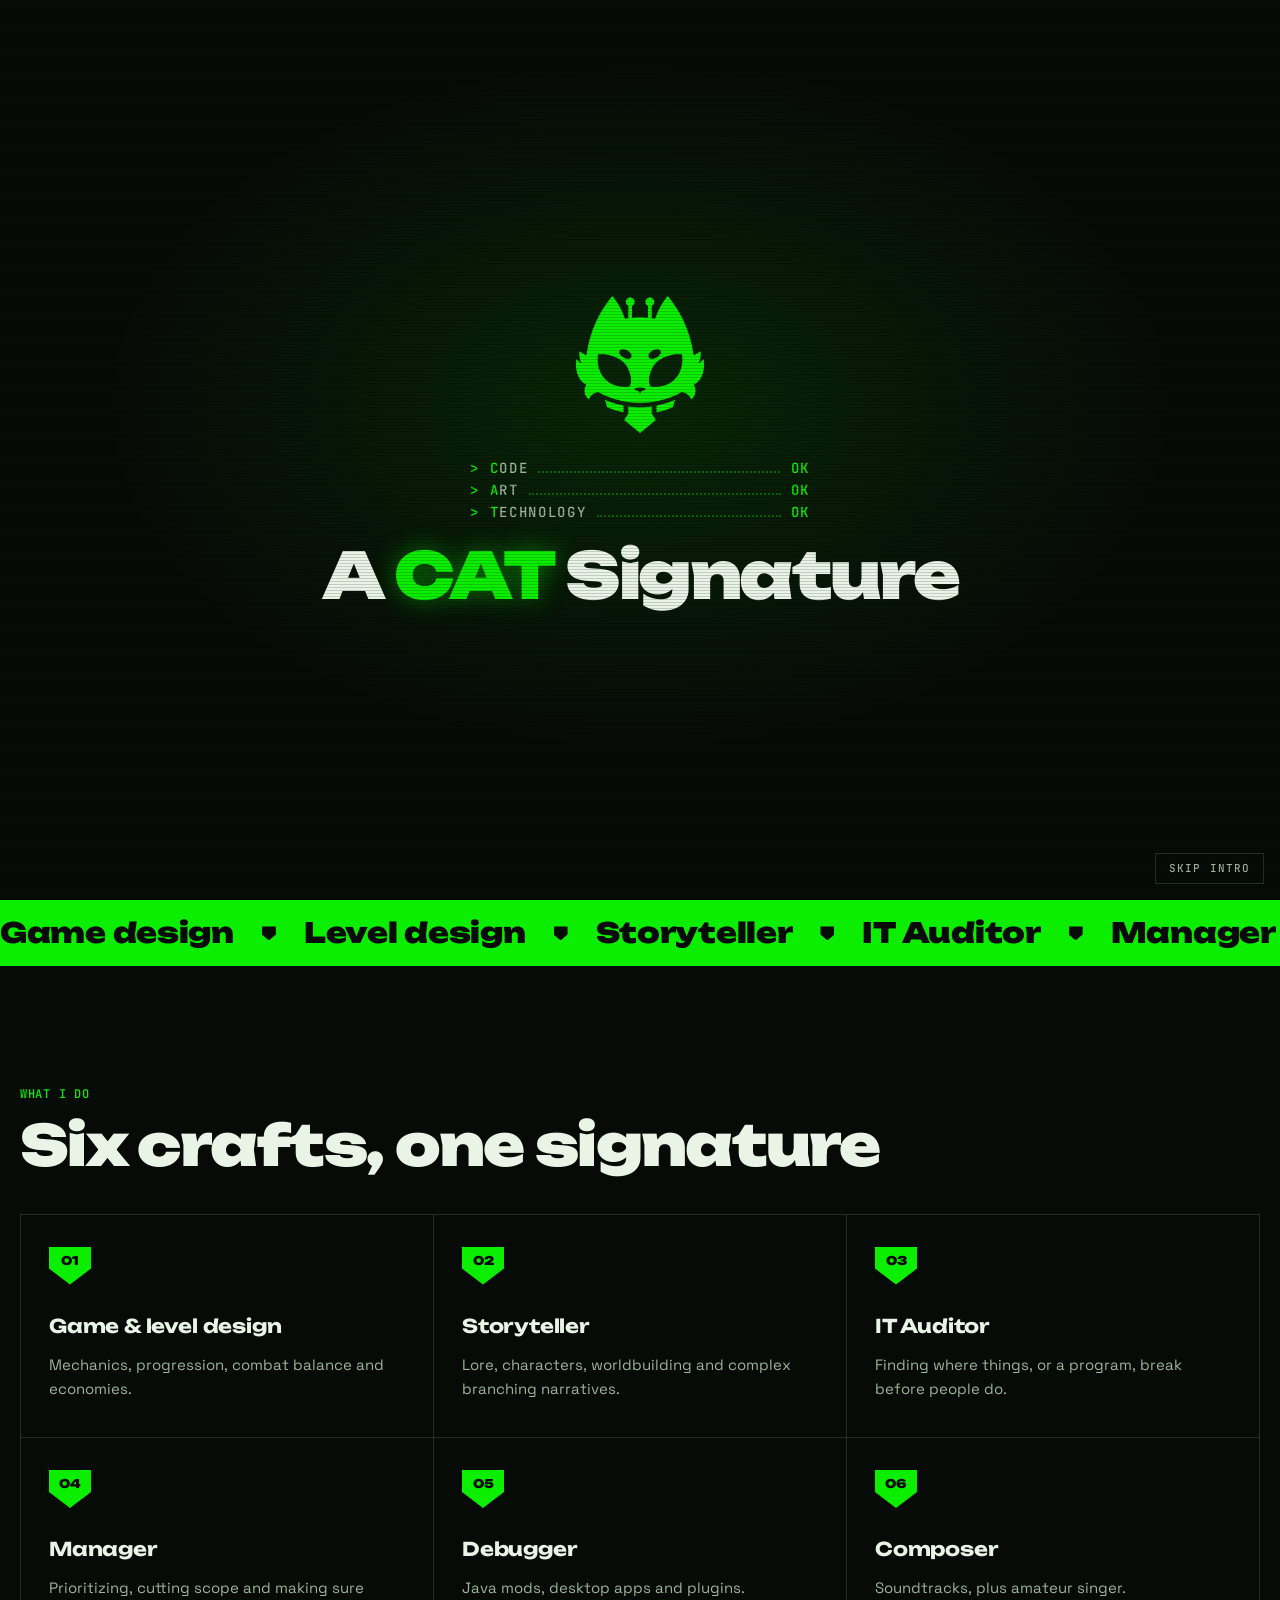
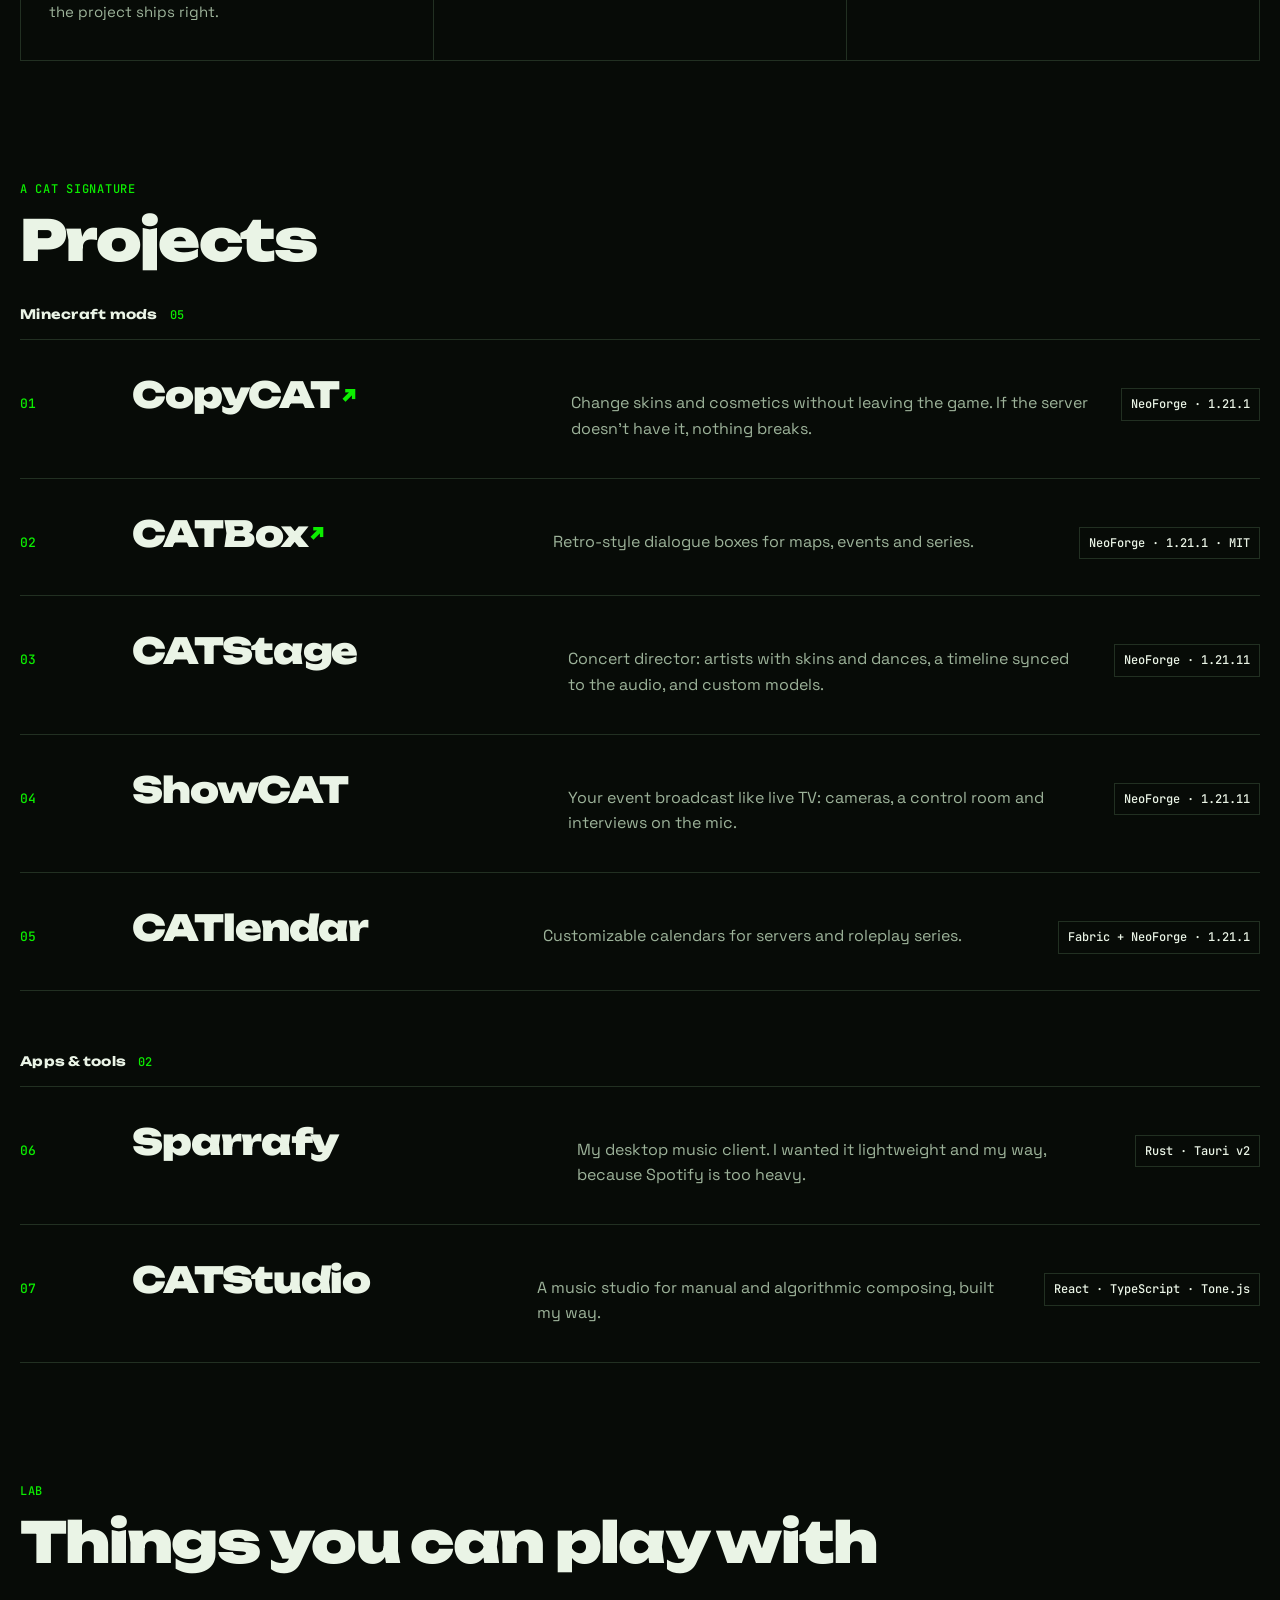
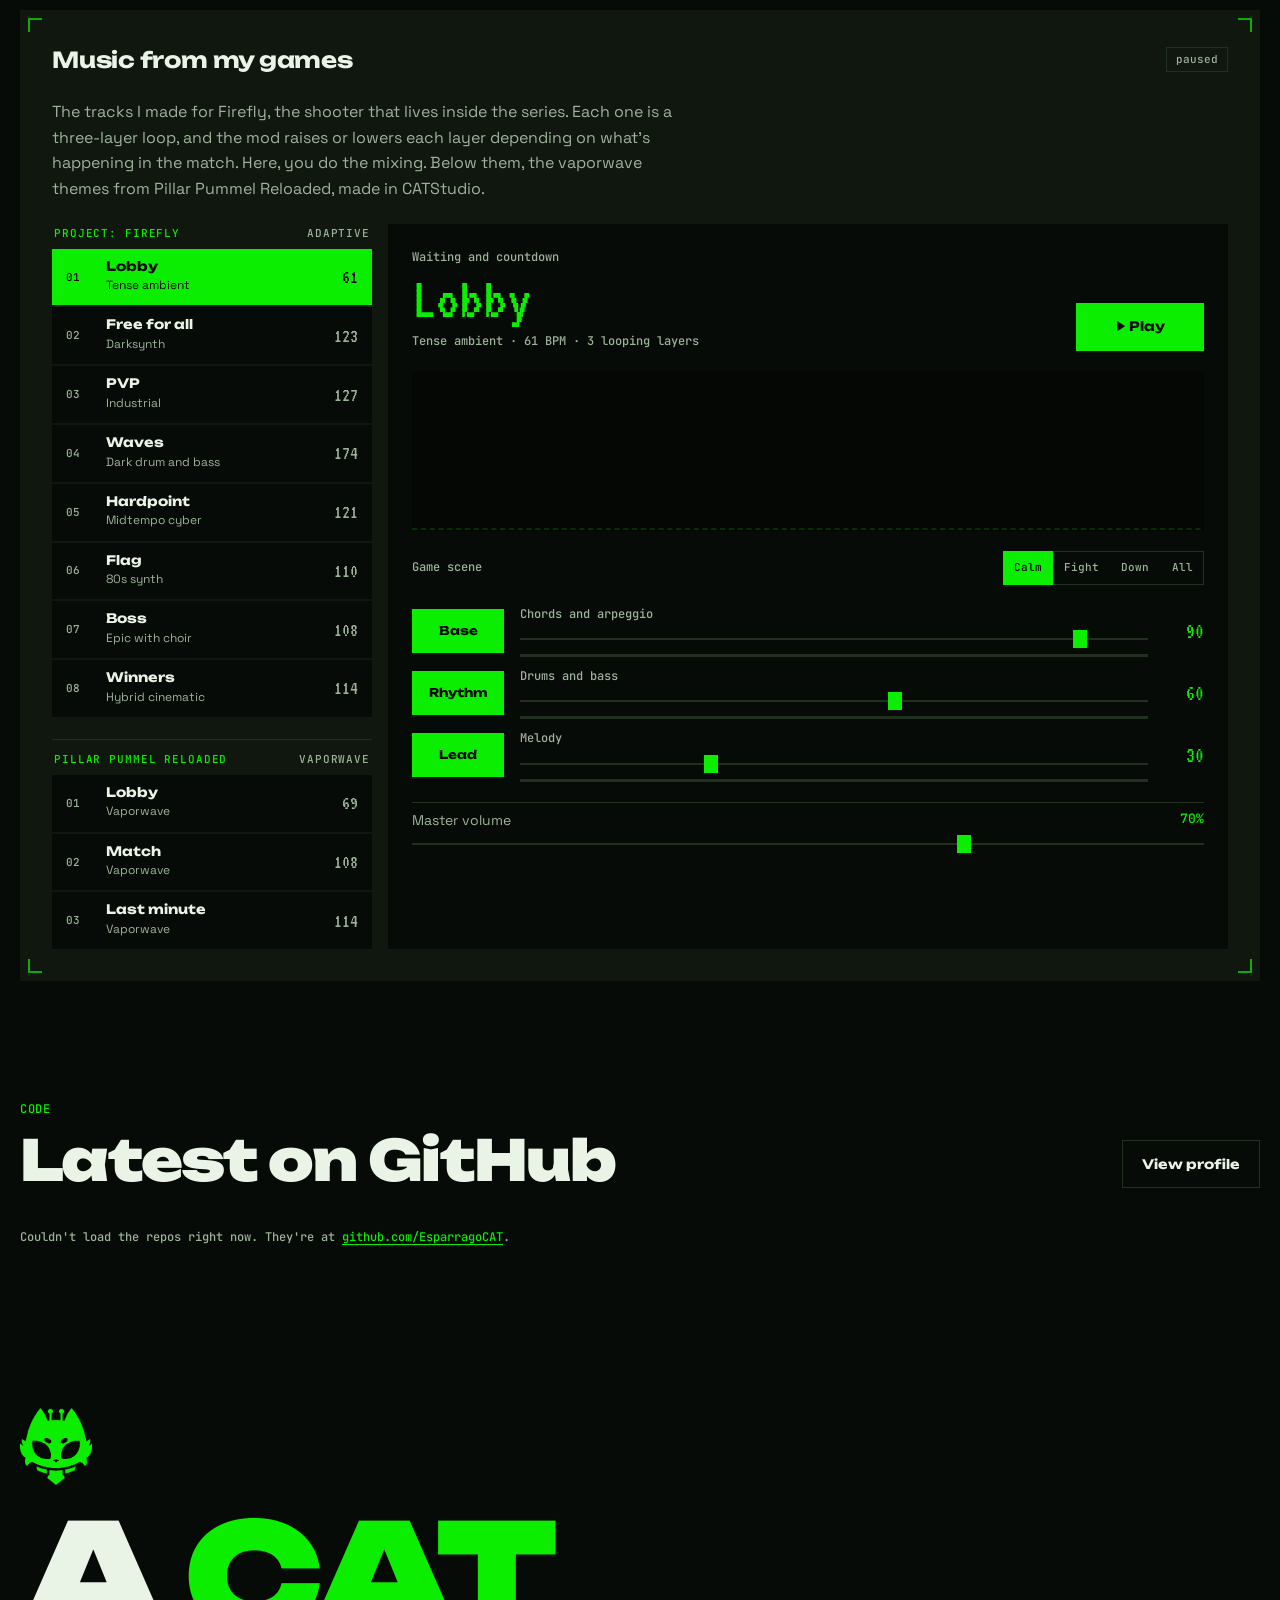
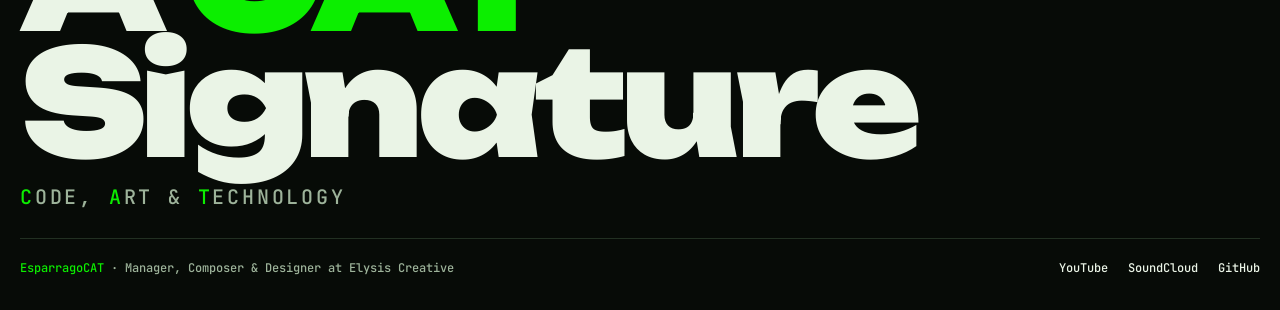
<file: index.html>
<!DOCTYPE html>
<html lang="en" class="crt-scan">
<head>
  <meta charset="UTF-8">
  <meta name="viewport" content="width=device-width, initial-scale=1.0, viewport-fit=cover">
  <title>EsparragoCAT</title>
  <meta name="description" content="Esparrago builds mods, creates worlds, and fixes what's broken. A CAT Signature." data-es-content="Esparrago hace mods, crea mundos y arregla lo que se rompe. A CAT Signature.">
  <meta name="theme-color" content="#070b07">
  <meta property="og:title" content="EsparragoCAT">
  <meta property="og:description" content="I build mods, create worlds, and fix what's broken. A CAT Signature.">
  <meta property="og:type" content="website">
  <meta property="og:url" content="https://esparragocat.github.io/Portafolio/">
  <meta property="og:site_name" content="EsparragoCAT">
  <meta property="og:image" content="https://esparragocat.github.io/Portafolio/assets/img/og.jpg">
  <meta property="og:image:type" content="image/jpeg">
  <meta property="og:image:width" content="1200">
  <meta property="og:image:height" content="630">
  <meta property="og:image:alt" content="EsparragoCAT: I build mods, create worlds, and fix what's broken. Next to it, Orion in green.">
  <meta name="twitter:card" content="summary_large_image">
  <meta name="twitter:title" content="EsparragoCAT">
  <meta name="twitter:description" content="I build mods, create worlds, and fix what's broken. A CAT Signature.">
  <meta name="twitter:image" content="https://esparragocat.github.io/Portafolio/assets/img/og.jpg">
  <link rel="icon" href="assets/img/favicon.ico" sizes="48x48">
  <link rel="icon" href="assets/img/favicon-64.png" type="image/png" sizes="64x64">
  <link rel="apple-touch-icon" href="assets/img/apple-touch-icon.png">
  <link rel="manifest" href="site.webmanifest">

  <link rel="preconnect" href="https://fonts.googleapis.com">
  <link rel="preconnect" href="https://fonts.gstatic.com" crossorigin>
  <link href="https://fonts.googleapis.com/css2?family=Unbounded:wght@500;700;900&family=Space+Grotesk:wght@400;500;600&family=JetBrains+Mono:wght@500&family=VT323&display=swap" rel="stylesheet">
  <link rel="stylesheet" href="css/site.css?v=5">
  <script>
    document.documentElement.classList.add('js');
    try { var m = localStorage.getItem('crt'); if (m) document.documentElement.className = document.documentElement.className.replace('crt-scan', 'crt-' + m); } catch (e) {}
    try { if (localStorage.getItem('lang') === 'es') document.documentElement.lang = 'es'; } catch (e) {}
    // intro: una vez por visita y nunca con movimiento reducido
    try { if (!sessionStorage.getItem('intro') && !matchMedia('(prefers-reduced-motion: reduce)').matches) { document.documentElement.classList.add('intro'); setTimeout(function () { document.documentElement.classList.remove('intro'); }, 6000); } } catch (e) {}
  </script>
</head>
<body>
  <div id="intro">
    <div class="in-pantalla" aria-hidden="true">
      <span class="cat in-logo"></span>
      <ol class="in-boot">
        <li><span><b>C</b>ode</span><i></i></li>
        <li><span><b>A</b>rt</span><i></i></li>
        <li><span><b>T</b>echnology</span><i></i></li>
      </ol>
      <p class="in-firma">A <span>CAT</span> Signature</p>
    </div>
    <button class="in-saltar" type="button" data-es="Saltar intro">Skip intro</button>
  </div>
  <a class="skip" href="#main" data-es="Saltar al contenido">Skip to content</a>
  <div id="crt-layers" aria-hidden="true"><div class="l-scan"></div><div class="l-vig"></div></div>

  <header class="top">
    <a class="marca" href="#inicio" aria-label="CAT, back to top" data-es-aria-label="CAT, ir al inicio"><span class="cat" aria-hidden="true"></span>CAT</a>
    <nav class="menu" aria-label="Sections" data-es-aria-label="Secciones">
      <a href="#roles">Roles</a>
      <a href="#proyectos" data-es="Proyectos">Projects</a>
      <a href="#laboratorio" data-es="Laboratorio">Lab</a>
      <a href="#github">GitHub</a>
    </nav>
    <div class="top-der">
      <div class="ahora">
        <button class="ahora-btn" id="mini-play" aria-label="Play or pause the music" data-es-aria-label="Reproducir o pausar la música">▶</button>
        <span id="mini-title" class="ahora-txt">Not playing</span>
      </div>
      <div class="seg" role="radiogroup" aria-label="Language" data-es-aria-label="Idioma" id="lang-select">
        <button role="radio" data-lang="en" lang="en" aria-checked="true" title="English">EN</button>
        <button role="radio" data-lang="es" lang="es" aria-checked="false" title="Español">ES</button>
      </div>
      <div class="seg" role="radiogroup" aria-label="CRT monitor effect" data-es-aria-label="Efecto de monitor CRT" id="crt-select">
        <button role="radio" data-mode="off" aria-checked="false">OFF</button>
        <button role="radio" data-mode="scan" aria-checked="true">SCAN</button>
        <button role="radio" data-mode="full" aria-checked="false">FULL</button>
      </div>
    </div>
  </header>

  <main id="main" tabindex="-1">

    <!-- portada -->
    <section class="hero" id="inicio" aria-labelledby="hero-h">
      <div class="hero-txt">
        <p class="eyebrow"><span class="led" aria-hidden="true"></span><span data-es="Esparrago · Manager, Compositor y Diseñador de Elysis Creative">Esparrago · Manager, Composer &amp; Designer at Elysis Creative</span></p>
        <h1 id="hero-h" data-es="Hago mods, creo mundos y &lt;span&gt;arreglo lo que se rompe.&lt;/span&gt;">I build mods, create worlds, and <span>fix what's broken.</span></h1>
        <p class="lead" data-es="Invento los universos donde pasan las cosas y, cuando algo falla, me quedo hasta encontrar por qué. Me importa más que un sistema &lt;em&gt;funcione bien&lt;/em&gt; a que se vea complejo.">I invent the worlds where things happen and, when something fails, I stay until I find out why. I care more about a system <em>working well</em> than about it looking complex.</p>
        <ul class="acciones">
          <li><a class="btn primario" href="https://www.youtube.com/@Esparragoh" rel="me">YouTube<svg viewBox="0 0 14 14" aria-hidden="true"><path d="M0 0H14V8L7 14 0 8Z"/></svg></a></li>
          <li><a class="btn" href="https://soundcloud.com/esparragocat" rel="me">SoundCloud</a></li>
          <li><a class="btn" href="https://github.com/EsparragoCAT" rel="me">GitHub</a></li>
        </ul>
      </div>
      <figure class="retrato">
        <img src="assets/img/portrait-bg.webp" alt="Orion, my sona: a dark-haired boy with two antennae, in green" data-es-alt="Orion, mi sona: un chico de pelo oscuro con dos antenas, en verde" width="640" height="640" fetchpriority="high">
        <span class="cat" aria-hidden="true"></span>
        <figcaption data-es="ORION · sona de Esparrago">ORION · Esparrago's sona</figcaption>
      </figure>
      <dl class="datos">
        <div><dt>Roles</dt><dd>06</dd></div>
        <div><dt data-es="Proyectos">Projects</dt><dd>07</dd></div>
        <div><dt data-es="Repos públicos">Public repos</dt><dd id="repo-count">··</dd></div>
        <div><dt data-es="Equipo">Team</dt><dd>Elysis</dd></div>
      </dl>
    </section>

    <!-- cinta -->
    <div class="cinta" aria-hidden="true">
      <div class="cinta-track">
        <span>Game design</span><span>Level design</span><span>Storyteller</span><span data-es="TI Auditor">IT Auditor</span><span>Manager</span><span>Debugger</span><span data-es="Compositor">Composer</span><span>A CAT Signature</span>
        <span>Game design</span><span>Level design</span><span>Storyteller</span><span data-es="TI Auditor">IT Auditor</span><span>Manager</span><span>Debugger</span><span data-es="Compositor">Composer</span><span>A CAT Signature</span>
      </div>
    </div>

    <!-- roles -->
    <section class="bloque reveal" id="roles" aria-labelledby="roles-h">
      <div class="bloque-cab">
        <p class="eyebrow" data-es="Qué hago">What I do</p>
        <h2 id="roles-h" data-es="Seis oficios, una firma">Six crafts, one signature</h2>
      </div>
      <ul class="roles">
        <li><span class="placa">01</span><h3 data-es="Game y level design">Game &amp; level design</h3><p data-es="Mecánicas, progresión, balance de combate y economías.">Mechanics, progression, combat balance and economies.</p></li>
        <li><span class="placa">02</span><h3>Storyteller</h3><p data-es="Lore, personajes, worldbuilding y ramas narrativas complejas.">Lore, characters, worldbuilding and complex branching narratives.</p></li>
        <li><span class="placa">03</span><h3 data-es="TI Auditor">IT Auditor</h3><p data-es="Encontrar dónde se rompen las cosas o un programa antes que la gente.">Finding where things, or a program, break before people do.</p></li>
        <li><span class="placa">04</span><h3>Manager</h3><p data-es="Priorizar, recortar alcance y que el proyecto salga bien.">Prioritizing, cutting scope and making sure the project ships right.</p></li>
        <li><span class="placa">05</span><h3>Debugger</h3><p data-es="Mods en Java, apps de escritorio y plugins.">Java mods, desktop apps and plugins.</p></li>
        <li><span class="placa">06</span><h3 data-es="Compositor">Composer</h3><p data-es="OST y cantante amateur.">Soundtracks, plus amateur singer.</p></li>
      </ul>
    </section>

    <!-- proyectos -->
    <section class="bloque reveal" id="proyectos" aria-labelledby="proy-h">
      <div class="bloque-cab">
        <p class="eyebrow">A CAT Signature</p>
        <h2 id="proy-h" data-es="Proyectos">Projects</h2>
      </div>
      <div class="grupo">
        <h3 class="grupo-t" data-es="Mods de Minecraft &lt;span&gt;05&lt;/span&gt;">Minecraft mods <span>05</span></h3>
        <ol class="proyectos">
          <li>
            <span class="p-num">01</span>
            <h3><a href="https://github.com/EsparragoCAT/CopyCAT">CopyCAT</a></h3>
            <p data-es="Cambio de skin y cosméticos sin salir del juego. Si el servidor no lo tiene, no rompe nada.">Change skins and cosmetics without leaving the game. If the server doesn't have it, nothing breaks.</p>
            <span class="p-tec">NeoForge · 1.21.1</span>
          </li>
          <li>
            <span class="p-num">02</span>
            <h3><a href="https://github.com/EsparragoCAT/CATBox">CATBox</a></h3>
            <p data-es="Cuadros de diálogo estilo retro para mapas, eventos y series.">Retro-style dialogue boxes for maps, events and series.</p>
            <span class="p-tec">NeoForge · 1.21.1 · MIT</span>
          </li>
          <li>
            <span class="p-num">03</span>
            <h3>CATStage</h3>
            <p data-es="Director de conciertos: artistas con skin y baile, timeline sincronizada con el audio y modelos propios.">Concert director: artists with skins and dances, a timeline synced to the audio, and custom models.</p>
            <span class="p-tec">NeoForge · 1.21.11</span>
          </li>
          <li>
            <span class="p-num">04</span>
            <h3>ShowCAT</h3>
            <p data-es="El evento transmitido como si fuera TV: cámaras, sala de control y entrevistas con micrófono.">Your event broadcast like live TV: cameras, a control room and interviews on the mic.</p>
            <span class="p-tec">NeoForge · 1.21.11</span>
          </li>
          <li>
            <span class="p-num">05</span>
            <h3>CATlendar</h3>
            <p data-es="Calendarios personalizables para servidores y series de rol.">Customizable calendars for servers and roleplay series.</p>
            <span class="p-tec">Fabric + NeoForge · 1.21.1</span>
          </li>
        </ol>
      </div>
      <div class="grupo">
        <h3 class="grupo-t" data-es="Apps y herramientas &lt;span&gt;02&lt;/span&gt;">Apps &amp; tools <span>02</span></h3>
        <ol class="proyectos">
          <li>
            <span class="p-num">06</span>
            <h3>Sparrafy</h3>
            <p data-es="Mi cliente de música para escritorio. Lo quería liviano y a mi gusto porque Spotify pesa demasiado.">My desktop music client. I wanted it lightweight and my way, because Spotify is too heavy.</p>
            <span class="p-tec">Rust · Tauri v2</span>
          </li>
          <li>
            <span class="p-num">07</span>
            <h3>CATStudio</h3>
            <p data-es="Studio de música manual y algorítmica hecha a mi gusto.">A music studio for manual and algorithmic composing, built my way.</p>
            <span class="p-tec">React · TypeScript · Tone.js</span>
          </li>
        </ol>
      </div>
    </section>

    <!-- laboratorio -->
    <section class="bloque reveal" id="laboratorio" aria-labelledby="lab-h">
      <div class="bloque-cab">
        <p class="eyebrow" data-es="Laboratorio">Lab</p>
        <h2 id="lab-h" data-es="Cosas que se pueden tocar">Things you can play with</h2>
      </div>

      <div class="bento">
        <!-- música adaptativa -->
        <article class="caja caja-musica" id="musica" aria-labelledby="ost-h">
          <div class="caja-cab">
            <h3 id="ost-h" data-es="Música de mis juegos">Music from my games</h3>
            <span class="chip" id="ost-tag">paused</span>
          </div>
          <p class="desc" data-es="Los temas que hice para Firefly, el shooter que vive dentro de la serie. Cada uno es un loop en tres capas y el mod sube o baja cada capa según lo que pasa en la partida. Acá la mezcla la hacés vos. Abajo, los temas vaporwave de Pillar Pummel Reloaded, hechos en CATStudio.">The tracks I made for Firefly, the shooter that lives inside the series. Each one is a three-layer loop, and the mod raises or lowers each layer depending on what's happening in the match. Here, you do the mixing. Below them, the vaporwave themes from Pillar Pummel Reloaded, made in CATStudio.</p>

          <div class="mezcla">
            <div class="listas">
              <p class="temas-grupo" id="ff-g">Project: Firefly <span data-es="adaptativa">adaptive</span></p>
              <ol class="temas" id="ost-temas" aria-labelledby="ff-g"></ol>
              <p class="temas-grupo" id="pp-g">Pillar Pummel Reloaded <span>vaporwave</span></p>
              <ol class="temas" id="pp-temas" aria-labelledby="pp-g"></ol>
            </div>

            <div class="consola">
              <div class="ahora-suena">
                <div>
                  <p class="nota" id="ost-momento">—</p>
                  <p class="pista-titulo" id="ost-title">—</p>
                  <p class="nota" id="ost-meta">—</p>
                </div>
                <button class="btn primario play" id="ost-play" type="button">▶ Play</button>
              </div>

              <canvas class="viz" id="ost-viz" width="900" height="160" aria-label="Spectrum analyzer" data-es-aria-label="Analizador de espectro"></canvas>

              <div class="escenas">
                <span class="nota" data-es="Escena del juego">Game scene</span>
                <div class="seg" role="radiogroup" aria-label="Game scene" data-es-aria-label="Escena del juego" id="ost-escenas"></div>
              </div>

              <div class="capas" id="ost-capas"></div>

              <label class="ctl volumen"><span data-es="Volumen general">Master volume</span><output></output><input type="range" id="ost-vol" min="0" max="100" step="1" value="70"></label>
            </div>
          </div>
        </article>

      </div>
    </section>

    <!-- github -->
    <section class="bloque reveal" id="github" aria-labelledby="gh-h">
      <div class="bloque-cab fila">
        <div>
          <p class="eyebrow" data-es="Código">Code</p>
          <h2 id="gh-h" data-es="Últimos en GitHub">Latest on GitHub</h2>
        </div>
        <a class="btn" href="https://github.com/EsparragoCAT" data-es="Ver perfil">View profile</a>
      </div>
      <ul class="repos" id="repos" aria-live="polite">
        <li class="nota">Loading repositories…</li>
      </ul>
    </section>
  </main>

  <footer class="pie">
    <span class="cat" aria-hidden="true"></span>
    <p class="firma">A <abbr title="Code, Art &amp; Technology"><span>CAT</span></abbr> Signature</p>
    <p class="sigla"><b>C</b>ode, <b>A</b>rt &amp; <b>T</b>echnology</p>
    <div class="pie-barra">
      <span><b>EsparragoCAT</b> · <span data-es="Manager, Compositor y Diseñador de Elysis Creative">Manager, Composer &amp; Designer at Elysis Creative</span></span>
      <span class="pie-links"><a href="https://www.youtube.com/@Esparragoh">YouTube</a><a href="https://soundcloud.com/esparragocat">SoundCloud</a><a href="https://github.com/EsparragoCAT">GitHub</a></span>
    </div>
  </footer>

  <script src="js/site.js?v=5" defer></script>
  <script src="js/audio.js?v=5" defer></script>
</body>
</html>
</file>
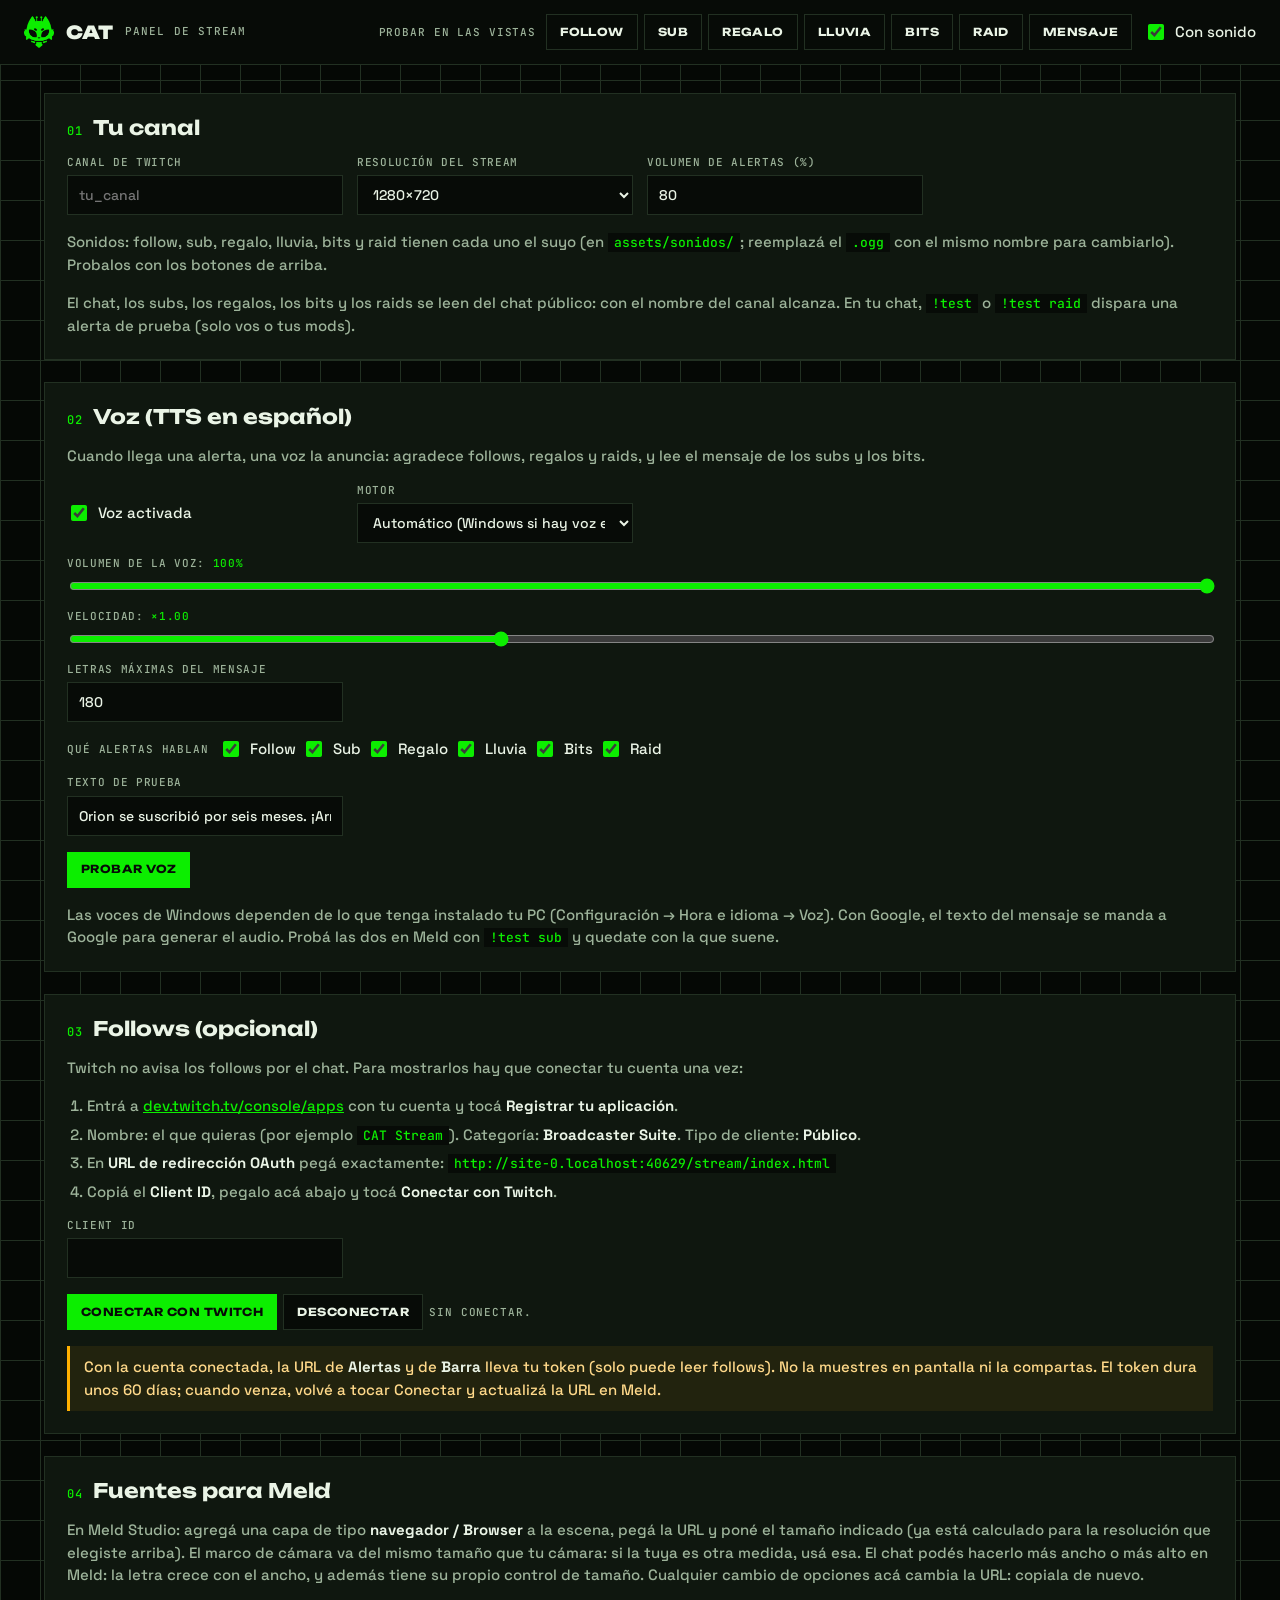
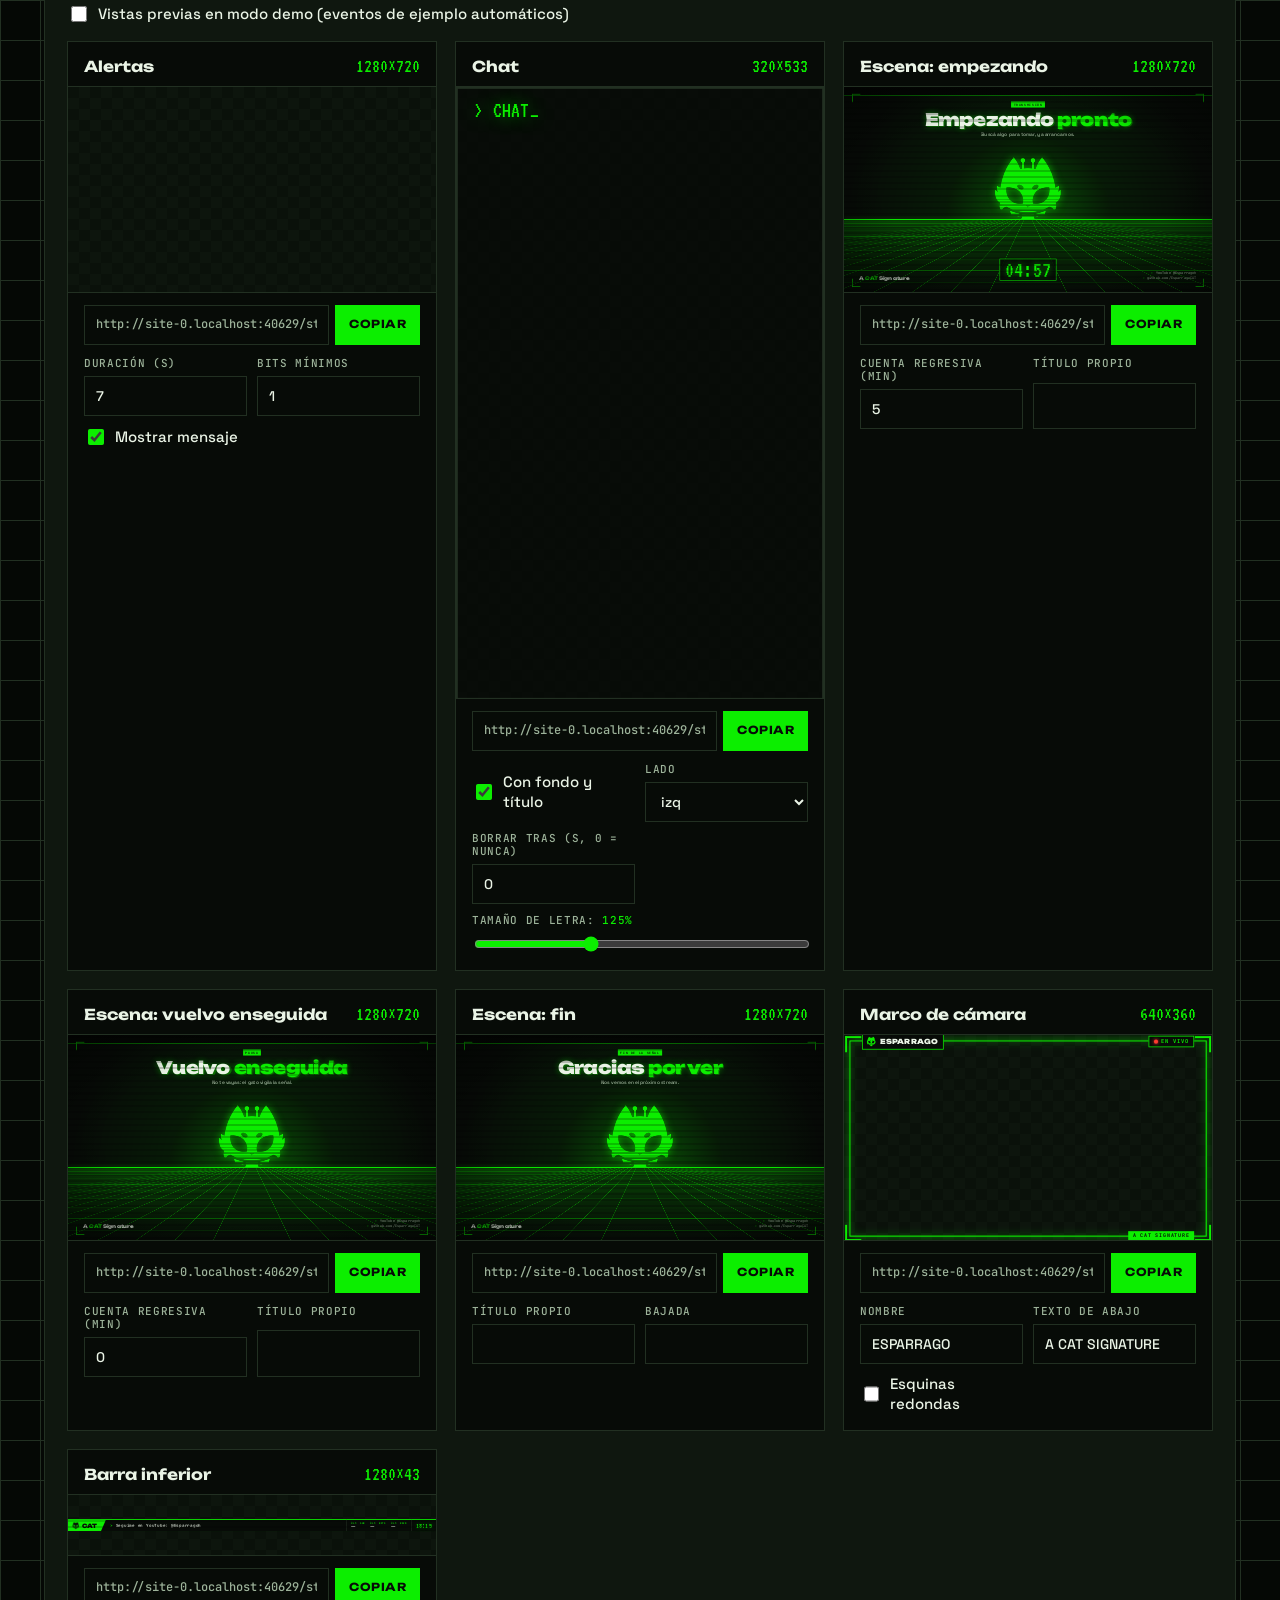
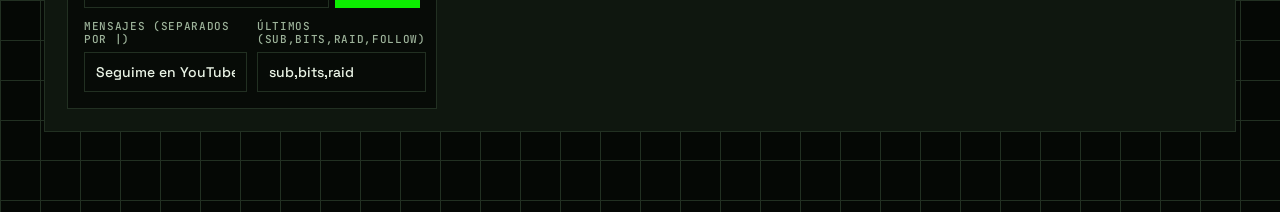
<file: stream/index.html>
<!doctype html>
<html lang="es">
<head>
<meta charset="utf-8">
<meta name="viewport" content="width=device-width, initial-scale=1">
<title>CAT Stream</title>
<link rel="icon" href="assets/favicon-64.png">
<link rel="stylesheet" href="assets/cat-stream.css">
<style>
  html, body { overflow: auto; background: var(--noche); font-size: 15px; }
  body { min-height: 100vh; background: linear-gradient(var(--linea) 1px, transparent 1px) 0 0 / 40px 40px, linear-gradient(90deg, var(--linea) 1px, transparent 1px) 0 0 / 40px 40px, #050805; }
  .top { position: sticky; top: 0; z-index: 5; display: flex; align-items: center; justify-content: space-between; gap: 16px; padding: 14px 24px; background: var(--noche); border-bottom: 1px solid var(--linea); }
  .marca { display: flex; align-items: center; gap: 12px; }
  .marca .cat { width: 30px; }
  .marca b { font: 900 18px/1 var(--display); }
  .marca small { font: 500 11px/1 var(--mono); color: var(--liquen); letter-spacing: .1em; text-transform: uppercase; }
  .pruebas { display: flex; gap: 6px; flex-wrap: wrap; align-items: center; }
  .pruebas span { font: 500 11px/1 var(--mono); color: var(--liquen); text-transform: uppercase; letter-spacing: .08em; margin-right: 4px; }
  main { max-width: 1240px; margin: 0 auto; padding: 28px 24px 80px; display: grid; gap: 22px; }
  .caja { background: var(--musgo); border: 1px solid var(--linea); padding: 22px; display: grid; gap: 16px; }
  h2 { margin: 0; display: flex; gap: 10px; align-items: baseline; font: 700 20px/1.2 var(--display); }
  h2 small { font: 500 12px/1 var(--mono); color: var(--verde); letter-spacing: .1em; }
  p { margin: 0; color: var(--liquen); line-height: 1.5; }
  p b, li b { color: var(--hueso); }
  a { color: var(--verde); }
  code { font: 500 13px/1.4 var(--mono); color: var(--verde); background: var(--noche); padding: 1px 6px; }
  .campos { display: grid; grid-template-columns: repeat(auto-fill, minmax(240px, 1fr)); gap: 14px; }
  label.campo { display: grid; gap: 6px; }
  label.campo > span { font: 500 11px/1.2 var(--mono); color: var(--liquen); text-transform: uppercase; letter-spacing: .06em; }
  input[type=text], input[type=number], select { width: 100%; min-height: 40px; padding: 8px 11px; background: var(--noche); color: var(--hueso); border: 1px solid var(--linea); font: 500 14px/1.3 var(--lectura); border-radius: 0; }
  input:focus, select:focus { outline: none; border-color: var(--verde); }
  .check { display: flex; align-items: center; gap: 8px; cursor: pointer; color: var(--hueso); }
  .check input { accent-color: #0CEE00; width: 16px; height: 16px; }
  .btn { all: unset; box-sizing: border-box; cursor: pointer; display: inline-flex; align-items: center; justify-content: center; min-height: 36px; padding: 0 14px; font: 700 11px/1 var(--display); text-transform: uppercase; letter-spacing: .04em; color: var(--hueso); box-shadow: inset 0 0 0 1px var(--linea); background: var(--noche); }
  .btn:hover { color: var(--verde); box-shadow: inset 0 0 0 1px var(--verde); }
  .btn:focus-visible { outline: 2px solid var(--verde); outline-offset: 2px; }
  .btn.pri { background: var(--verde); color: var(--noche); box-shadow: none; }
  .fuentes { display: grid; grid-template-columns: repeat(auto-fill, minmax(360px, 1fr)); gap: 18px; }
  .fuente { background: var(--noche); border: 1px solid var(--linea); display: grid; align-content: start; }
  .fu-cab { display: flex; justify-content: space-between; align-items: baseline; gap: 10px; padding: 14px 16px 10px; }
  .fu-cab b { font: 700 15px/1.2 var(--display); }
  .fu-cab span { font: 400 20px/1 var(--pantalla); color: var(--verde); }
  .vista { position: relative; overflow: hidden; background: repeating-conic-gradient(#0d150d 0 25%, #0a110a 0 50%) 0 0 / 22px 22px; border-top: 1px solid var(--linea); border-bottom: 1px solid var(--linea); }
  .vista iframe { position: absolute; left: 0; top: 0; border: 0; transform-origin: 0 0; pointer-events: none; background: transparent; }
  .fu-url { display: grid; grid-template-columns: 1fr auto; gap: 6px; padding: 12px 16px 4px; }
  .fu-url input { font: 500 12px/1.3 var(--mono); color: var(--liquen); }
  .fu-op { padding: 8px 16px 16px; display: grid; gap: 10px; }
  .rango { grid-column: 1 / -1; }
  .rango input { width: 100%; accent-color: #0CEE00; }
  .rango output { color: var(--verde); }
  .fu-op .campos { grid-template-columns: repeat(auto-fill, minmax(140px, 1fr)); gap: 10px; }
  ol { margin: 0; padding-left: 20px; color: var(--liquen); display: grid; gap: 6px; line-height: 1.5; }
  .estado { font: 500 13px/1.4 var(--mono); color: var(--liquen); }
  .estado.ok { color: var(--verde); }
  .aviso { border-left: 3px solid #ffb000; padding: 10px 14px; background: rgba(255,176,0,.08); color: #ffd98a; }
  @media (max-width: 600px) { .top { flex-direction: column; align-items: flex-start; } main { padding: 20px 16px 60px; } .fuentes { grid-template-columns: 1fr; } }
</style>
</head>
<body>
<header class="top">
  <div class="marca"><span class="cat"></span><b>CAT</b><small>Panel de stream</small></div>
  <div class="pruebas" id="pruebas">
    <span>Probar en las vistas</span>
    <button class="btn" data-a="follow">Follow</button>
    <button class="btn" data-a="sub">Sub</button>
    <button class="btn" data-a="gift">Regalo</button>
    <button class="btn" data-a="giftbomb">Lluvia</button>
    <button class="btn" data-a="bits">Bits</button>
    <button class="btn" data-a="raid">Raid</button>
    <button class="btn" data-c="1">Mensaje</button>
    <label class="check" style="margin-left:6px"><input type="checkbox" id="sonar" checked> Con sonido</label>
  </div>
</header>

<main>
  <section class="caja">
    <h2><small>01</small>Tu canal</h2>
    <div class="campos">
      <label class="campo"><span>Canal de Twitch</span><input type="text" id="canal" placeholder="tu_canal" autocomplete="off" spellcheck="false"></label>
      <label class="campo"><span>Resolución del stream</span><select id="res"><option value="720">1280×720</option><option value="1080">1920×1080</option></select></label>
      <label class="campo"><span>Volumen de alertas (%)</span><input type="number" id="volumen" min="0" max="100" value="80"></label>
    </div>
    <p>Sonidos: follow, sub, regalo, lluvia, bits y raid tienen cada uno el suyo (en <code>assets/sonidos/</code>; reemplazá el <code>.ogg</code> con el mismo nombre para cambiarlo). Probalos con los botones de arriba.</p>
    <p>El chat, los subs, los regalos, los bits y los raids se leen del chat público: con el nombre del canal alcanza. En tu chat, <code>!test</code> o <code>!test raid</code> dispara una alerta de prueba (solo vos o tus mods).</p>
  </section>

  <section class="caja">
    <h2><small>02</small>Voz (TTS en español)</h2>
    <p>Cuando llega una alerta, una voz la anuncia: agradece follows, regalos y raids, y lee el mensaje de los subs y los bits.</p>
    <div class="campos">
      <label class="check"><input type="checkbox" id="tts"> Voz activada</label>
      <label class="campo"><span>Motor</span><select id="ttsmotor">
        <option value="auto">Automático (Windows si hay voz en español, si no Google)</option>
        <option value="navegador">Solo voces de Windows</option>
        <option value="google">Solo Google</option></select></label>
      <label class="campo rango"><span>Volumen de la voz: <output id="ttsvol-o"></output></span><input type="range" id="ttsvol" min="0" max="100" step="5"></label>
      <label class="campo rango"><span>Velocidad: <output id="ttsvel-o"></output></span><input type="range" id="ttsvel" min="0.7" max="1.5" step="0.05"></label>
      <label class="campo"><span>Letras máximas del mensaje</span><input type="number" id="ttsmax" min="20" max="300"></label>
    </div>
    <div class="pruebas" id="ttstipos">
      <span>Qué alertas hablan</span>
      <label class="check"><input type="checkbox" value="follow"> Follow</label>
      <label class="check"><input type="checkbox" value="sub"> Sub</label>
      <label class="check"><input type="checkbox" value="gift"> Regalo</label>
      <label class="check"><input type="checkbox" value="giftbomb"> Lluvia</label>
      <label class="check"><input type="checkbox" value="bits"> Bits</label>
      <label class="check"><input type="checkbox" value="raid"> Raid</label>
    </div>
    <div class="campos">
      <label class="campo"><span>Texto de prueba</span><input type="text" id="ttstexto" value="Orion se suscribió por seis meses. ¡Arriba el gato!"></label>
    </div>
    <div class="pruebas"><button class="btn pri" id="ttsprobar" type="button">Probar voz</button><span class="estado" id="tts-estado"></span></div>
    <p>Las voces de Windows dependen de lo que tenga instalado tu PC (Configuración → Hora e idioma → Voz). Con Google, el texto del mensaje se manda a Google para generar el audio. Probá las dos en Meld con <code>!test sub</code> y quedate con la que suene.</p>
  </section>

  <section class="caja">
    <h2><small>03</small>Follows (opcional)</h2>
    <p>Twitch no avisa los follows por el chat. Para mostrarlos hay que conectar tu cuenta una vez:</p>
    <ol>
      <li>Entrá a <a href="https://dev.twitch.tv/console/apps" target="_blank" rel="noopener">dev.twitch.tv/console/apps</a> con tu cuenta y tocá <b>Registrar tu aplicación</b>.</li>
      <li>Nombre: el que quieras (por ejemplo <code>CAT Stream</code>). Categoría: <b>Broadcaster Suite</b>. Tipo de cliente: <b>Público</b>.</li>
      <li>En <b>URL de redirección OAuth</b> pegá exactamente: <code id="redir"></code></li>
      <li>Copiá el <b>Client ID</b>, pegalo acá abajo y tocá <b>Conectar con Twitch</b>.</li>
    </ol>
    <div class="campos">
      <label class="campo"><span>Client ID</span><input type="text" id="cid" autocomplete="off" spellcheck="false"></label>
    </div>
    <div class="pruebas">
      <button class="btn pri" id="conectar" type="button">Conectar con Twitch</button>
      <button class="btn" id="desconectar" type="button">Desconectar</button>
      <span class="estado" id="tw-estado"></span>
    </div>
    <p class="aviso">Con la cuenta conectada, la URL de <b>Alertas</b> y de <b>Barra</b> lleva tu token (solo puede leer follows). No la muestres en pantalla ni la compartas. El token dura unos 60 días; cuando venza, volvé a tocar Conectar y actualizá la URL en Meld.</p>
  </section>

  <section class="caja">
    <h2><small>04</small>Fuentes para Meld</h2>
    <p>En Meld Studio: agregá una capa de tipo <b>navegador / Browser</b> a la escena, pegá la URL y poné el tamaño indicado (ya está calculado para la resolución que elegiste arriba). El marco de cámara va del mismo tamaño que tu cámara: si la tuya es otra medida, usá esa. El chat podés hacerlo más ancho o más alto en Meld: la letra crece con el ancho, y además tiene su propio control de tamaño. Cualquier cambio de opciones acá cambia la URL: copiala de nuevo.</p>
    <label class="check"><input type="checkbox" id="demo"> Vistas previas en modo demo (eventos de ejemplo automáticos)</label>
    <div class="fuentes" id="fuentes"></div>
  </section>
</main>

<script>
(function () {
  const $ = (s) => document.querySelector(s);
  const base = location.href.replace(/[#?].*$/, '').replace(/[^/]*$/, '');
  const self = base + 'index.html';
  $('#redir').textContent = location.origin + location.pathname;

  /* ---------- estado guardado ---------- */
  const KEY = 'cat-stream';
  let S = { canal: '', volumen: 80, cid: '', token: '', demo: false, res: '720', o: {}, tts: { on: true, motor: 'auto', vol: 100, vel: 1, max: 180, tipos: ['follow', 'sub', 'gift', 'giftbomb', 'bits', 'raid'] } };
  try { const saved = JSON.parse(localStorage.getItem(KEY)) || {}; S = { ...S, ...saved, tts: { ...S.tts, ...(saved.tts || {}) } }; } catch (e) {}
  const save = () => { try { localStorage.setItem(KEY, JSON.stringify(S)); } catch (e) {} };

  // vuelta de Twitch con el token en el hash
  if (location.hash.includes('access_token=')) {
    const h = new URLSearchParams(location.hash.slice(1));
    S.token = h.get('access_token') || ''; save();
    history.replaceState(null, '', location.pathname + location.search);
  }

  /* ---------- fuentes ---------- */
  const FU = [
    { id: 'alertas', name: 'Alertas', size: [1920, 1080], file: 'alertas.html', twitch: true,
      ops: [['duracion', 'Duración (s)', 'number', 7], ['minbits', 'Bits mínimos', 'number', 1], ['mensajes', 'Mostrar mensaje', 'check', true]] },
    { id: 'chat', name: 'Chat', size: [480, 800], file: 'chat.html',
      ops: [['panel', 'Con fondo y título', 'check', true], ['lado', 'Lado', 'select', 'izq', ['izq', 'der']], ['borrar', 'Borrar tras (s, 0 = nunca)', 'number', 0], ['escala', 'Tamaño de letra', 'range', 125]] },
    { id: 'inicio', name: 'Escena: empezando', size: [1920, 1080], file: 'escena.html', fixed: { modo: 'inicio' },
      ops: [['min', 'Cuenta regresiva (min)', 'number', 5], ['titulo', 'Título propio', 'text', '']] },
    { id: 'pausa', name: 'Escena: vuelvo enseguida', size: [1920, 1080], file: 'escena.html', fixed: { modo: 'pausa' },
      ops: [['min', 'Cuenta regresiva (min)', 'number', 0], ['titulo', 'Título propio', 'text', '']] },
    { id: 'fin', name: 'Escena: fin', size: [1920, 1080], file: 'escena.html', fixed: { modo: 'fin' },
      ops: [['titulo', 'Título propio', 'text', ''], ['sub', 'Bajada', 'text', '']] },
    { id: 'camara', name: 'Marco de cámara', size: [960, 540], file: 'camara.html',
      ops: [['nombre', 'Nombre', 'text', 'ESPARRAGO'], ['abajo', 'Texto de abajo', 'text', 'A CAT SIGNATURE'], ['redondo', 'Esquinas redondas', 'check', false]] },
    { id: 'barra', name: 'Barra inferior', size: [1920, 64], file: 'barra.html', twitch: true,
      ops: [['msgs', 'Mensajes (separados por |)', 'text', 'Seguime en YouTube: @Esparragoh|Mis mods: github.com/EsparragoCAT|A CAT Signature'], ['ultimos', 'Últimos (sub,bits,raid,follow)', 'text', 'sub,bits,raid']] }
  ];

  const K = () => (S.res === '1080' ? 1 : 2 / 3);
  const sz = (f) => [Math.round(f.size[0] * K()), Math.round(f.size[1] * K())];

  function url(f, preview) {
    const p = new URLSearchParams();
    if (S.canal) p.set('canal', S.canal.toLowerCase().trim());
    Object.entries(f.fixed || {}).forEach(([k, v]) => p.set(k, v));
    const o = S.o[f.id] || {};
    for (const [k, , type, def] of f.ops) {
      const v = k in o ? o[k] : def;
      if (type === 'check') { if (v !== def) p.set(k, v ? '1' : '0'); else if (v && k === 'panel') p.set(k, '1'); }
      else if (String(v) !== String(def) || ['min', 'nombre'].includes(k)) { if (v !== '' && v != null) p.set(k, v); }
    }
    if (f.id === 'alertas') {
      p.set('volumen', S.volumen);
      const T = S.tts;
      if (!T.on || preview) p.set('tts', '0');
      else {
        if (T.motor !== 'auto') p.set('ttsmotor', T.motor);
        if (T.vol !== 100) p.set('ttsvol', T.vol);
        if (T.vel !== 1) p.set('ttsvel', T.vel);
        if (T.max !== 180) p.set('ttsmax', T.max);
        if (T.tipos.length !== 6) p.set('ttstipos', T.tipos.join(',') || 'ninguno');
      }
    }
    if (f.id === 'camara' && K() !== 1) p.set('zoom', K().toFixed(3));
    if (f.id === 'chat') {
      let e = (S.o.chat || {}).escala ?? 125;
      if (e < 10) e = Math.round(e * 125); // guardado de la versión anterior (1 = tamaño viejo)
      if (e !== 125) p.set('escala', (e / 100).toFixed(2)); else p.delete('escala');
    }
    if (f.twitch && S.cid && S.token && !preview) { p.set('cid', S.cid); p.set('token', S.token); }
    if (preview) { p.set('sonido', '0'); if (S.demo) p.set('demo', '1'); }
    return base + f.file + '?' + p.toString();
  }

  const box = $('#fuentes');
  box.innerHTML = FU.map((f) => `
    <article class="fuente" data-f="${f.id}">
      <div class="fu-cab"><b>${f.name}</b><span>${sz(f)[0]}×${sz(f)[1]}</span></div>
      <div class="vista" style="aspect-ratio:${sz(f)[0]}/${Math.max(sz(f)[1], sz(f)[0] / 6)}"><iframe title="Vista previa: ${f.name}" width="${sz(f)[0]}" height="${sz(f)[1]}"></iframe></div>
      <div class="fu-url"><input type="text" readonly aria-label="URL de ${f.name}"><button class="btn pri" type="button" data-copy>Copiar</button></div>
      <div class="fu-op"><div class="campos">${f.ops.map(([k, lbl, type, def, choices]) => {
        const v = (S.o[f.id] || {})[k] ?? def;
        if (type === 'check') return `<label class="check"><input type="checkbox" data-k="${k}" ${v ? 'checked' : ''}> ${lbl}</label>`;
        if (type === 'select') return `<label class="campo"><span>${lbl}</span><select data-k="${k}">${choices.map((c) => `<option ${c === v ? 'selected' : ''}>${c}</option>`).join('')}</select></label>`;
        if (type === 'range') return `<label class="campo rango"><span>${lbl}: <output>${v}%</output></span><input type="range" min="60" max="250" step="5" data-k="${k}" value="${v}"></label>`;
        return `<label class="campo"><span>${lbl}</span><input type="${type}" data-k="${k}" value="${String(v).replace(/"/g, '&quot;')}"></label>`;
      }).join('')}</div></div>
    </article>`).join('');

  function scale(art) {
    const v = art.querySelector('.vista'), fr = art.querySelector('iframe');
    const s = v.clientWidth / fr.width; fr.style.transform = `scale(${s})`;
    if (+fr.height * s < v.clientHeight) fr.style.top = (v.clientHeight - fr.height * s) / 2 + 'px';
  }
  const ro = new ResizeObserver((es) => es.forEach((e) => scale(e.target.closest('.fuente'))));

  function refresh(onlyId) {
    for (const f of FU) {
      if (onlyId && f.id !== onlyId) continue;
      const art = box.querySelector(`[data-f="${f.id}"]`);
      art.querySelector('.fu-url input').value = url(f, false);
      const fr = art.querySelector('iframe'), src = url(f, true);
      if (fr.dataset.src !== src) { fr.dataset.src = src; fr.src = src; }
    }
  }
  box.querySelectorAll('.fuente').forEach((a) => { ro.observe(a.querySelector('.vista')); });

  box.addEventListener('input', (e) => {
    const el = e.target.closest('[data-k]'); if (!el) return;
    const id = el.closest('.fuente').dataset.f;
    S.o[id] = S.o[id] || {};
    S.o[id][el.dataset.k] = el.type === 'checkbox' ? el.checked : (el.type === 'number' || el.type === 'range') ? +el.value : el.value;
    if (el.type === 'range') el.closest('label').querySelector('output').textContent = el.value + '%';
    save(); clearTimeout(refresh.t); refresh.t = setTimeout(() => refresh(id), 400);
  });
  box.addEventListener('click', async (e) => {
    const b = e.target.closest('[data-copy]'); if (!b) return;
    const inp = b.previousElementSibling;
    try { await navigator.clipboard.writeText(inp.value); } catch (err) { inp.select(); document.execCommand('copy'); }
    b.textContent = 'Copiada'; setTimeout(() => { b.textContent = 'Copiar'; }, 1400);
  });

  /* ---------- canal y opciones generales ---------- */
  $('#res').value = S.res; $('#res').addEventListener('change', (e) => { S.res = e.target.value; save(); location.reload(); });
  $('#canal').value = S.canal; $('#volumen').value = S.volumen; $('#cid').value = S.cid; $('#demo').checked = S.demo;
  $('#canal').addEventListener('input', (e) => { S.canal = e.target.value.replace(/[^a-zA-Z0-9_]/g, ''); save(); clearTimeout(refresh.t); refresh.t = setTimeout(() => refresh(), 500); });
  $('#volumen').addEventListener('input', (e) => { S.volumen = Math.max(0, Math.min(100, +e.target.value || 0)); save(); refresh('alertas'); });
  $('#cid').addEventListener('input', (e) => { S.cid = e.target.value.trim(); save(); });
  $('#demo').addEventListener('change', (e) => { S.demo = e.target.checked; save(); refresh(); });

  /* ---------- pruebas ---------- */
  $('#pruebas').addEventListener('click', (e) => {
    const b = e.target.closest('button'); if (!b) return;
    const msg = b.dataset.a ? { cat: 'alert', kind: b.dataset.a } : { cat: 'chat' };
    box.querySelectorAll('iframe').forEach((fr) => fr.contentWindow && fr.contentWindow.postMessage(msg, '*'));
    // las vistas previas van en silencio; el sonido de prueba suena acá, al volumen elegido
    if (b.dataset.a && $('#sonar').checked) {
      const play = (n, g) => { const a = new Audio('assets/sonidos/' + n + '.ogg'); a.volume = Math.min(1, g * S.volumen / 100); a.play().catch(() => {}); };
      play('encender', 0.45); setTimeout(() => play(b.dataset.a, 1), 140);
    }
  });

  /* ---------- conexión para follows ---------- */
  async function check() {
    const st = $('#tw-estado');
    if (!S.cid || !S.token) { st.textContent = 'Sin conectar.'; st.className = 'estado'; return; }
    try {
      const r = await fetch('https://id.twitch.tv/oauth2/validate', { headers: { Authorization: 'OAuth ' + S.token } });
      if (!r.ok) throw 0;
      const j = await r.json();
      const days = Math.floor(j.expires_in / 86400);
      st.textContent = `Conectado como ${j.login}${days ? ` · vence en ${days} días` : ''}.`; st.className = 'estado ok';
      if (!S.canal) { S.canal = j.login; $('#canal').value = j.login; save(); refresh(); }
    } catch (e) { st.textContent = 'El token venció o no es válido: tocá Conectar de nuevo.'; st.className = 'estado'; }
  }
  $('#conectar').addEventListener('click', () => {
    if (!S.cid) { $('#cid').focus(); $('#tw-estado').textContent = 'Primero pegá el Client ID.'; return; }
    const p = new URLSearchParams({ client_id: S.cid, redirect_uri: location.origin + location.pathname, response_type: 'token', scope: 'moderator:read:followers' });
    location.href = 'https://id.twitch.tv/oauth2/authorize?' + p;
  });
  $('#desconectar').addEventListener('click', () => { S.token = ''; save(); check(); refresh(); });

  /* ---------- voz ---------- */
  const T = S.tts;
  const syncTts = () => { $('#ttsvol-o').textContent = T.vol + '%'; $('#ttsvel-o').textContent = '×' + (+T.vel).toFixed(2); };
  $('#tts').checked = T.on; $('#ttsmotor').value = T.motor; $('#ttsvol').value = T.vol; $('#ttsvel').value = T.vel; $('#ttsmax').value = T.max;
  document.querySelectorAll('#ttstipos input').forEach((i) => { i.checked = T.tipos.includes(i.value); });
  syncTts();
  const ttsChanged = () => { syncTts(); save(); clearTimeout(refresh.t); refresh.t = setTimeout(() => refresh('alertas'), 300); };
  $('#tts').addEventListener('change', (e) => { T.on = e.target.checked; ttsChanged(); });
  $('#ttsmotor').addEventListener('change', (e) => { T.motor = e.target.value; ttsChanged(); });
  $('#ttsvol').addEventListener('input', (e) => { T.vol = +e.target.value; ttsChanged(); });
  $('#ttsvel').addEventListener('input', (e) => { T.vel = +e.target.value; ttsChanged(); });
  $('#ttsmax').addEventListener('input', (e) => { T.max = Math.max(20, Math.min(300, +e.target.value || 180)); ttsChanged(); });
  $('#ttstipos').addEventListener('change', () => { T.tipos = [...document.querySelectorAll('#ttstipos input:checked')].map((i) => i.value); ttsChanged(); });
  function esVoice() {
    if (!('speechSynthesis' in window)) return null;
    const vs = speechSynthesis.getVoices().filter((v) => /^es(-|_|$)/i.test(v.lang));
    return vs.find((v) => /es-(ar|mx|us|419)/i.test(v.lang)) || vs[0] || null;
  }
  if ('speechSynthesis' in window) speechSynthesis.getVoices();
  $('#ttsprobar').addEventListener('click', () => {
    const text = $('#ttstexto').value.trim(), st = $('#tts-estado');
    if (!text) return;
    const v = T.motor !== 'google' ? esVoice() : null;
    if (v) {
      const u = new SpeechSynthesisUtterance(text); u.voice = v; u.lang = v.lang; u.rate = T.vel; u.volume = T.vol / 100;
      speechSynthesis.cancel(); speechSynthesis.speak(u);
      st.textContent = `Voz de Windows: ${v.name}`; st.className = 'estado ok';
    } else if (T.motor === 'navegador') {
      st.textContent = 'Este navegador no tiene voces en español instaladas.'; st.className = 'estado';
    } else {
      const a = new Audio('https://translate.google.com/translate_tts?ie=UTF-8&client=tw-ob&tl=es&q=' + encodeURIComponent(text.slice(0, 190)));
      a.volume = T.vol / 100; a.playbackRate = Math.max(0.8, Math.min(1.5, T.vel));
      a.play().then(() => { st.textContent = 'Voz de Google'; st.className = 'estado ok'; }).catch(() => { st.textContent = 'No se pudo usar la voz de Google desde acá.'; st.className = 'estado'; });
    }
  });

  refresh(); check();
})();
</script>
</body>
</html>
</file>
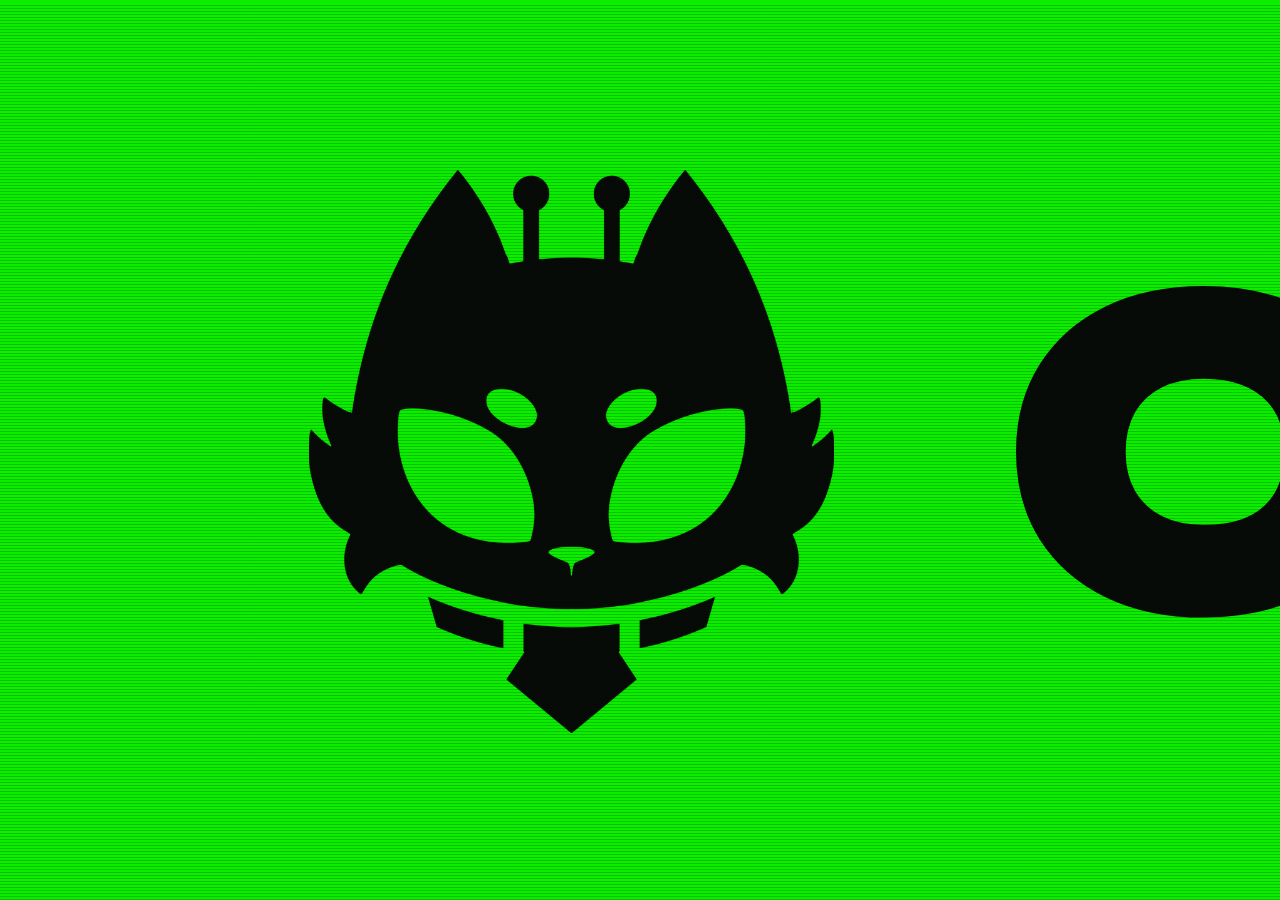
<file: stream/barra.html>
<!doctype html>
<html lang="es">
<head>
<meta charset="utf-8">
<meta name="viewport" content="width=device-width, initial-scale=1">
<title>CAT · Barra inferior</title>
<link rel="stylesheet" href="assets/cat-stream.css">
<style>
  /* fuente de 1920×64, abajo de todo */
  html { font-size: calc(100vh / 64); } /* 1rem = 1px de una barra de 64px de alto */
  body { width: 100vw; height: 100vh; }
  .barra { position: absolute; inset: 0; display: grid; grid-template-columns: auto minmax(0, 1fr) auto auto; align-items: stretch; background: rgba(7, 11, 7, .94); border-top: 3px solid var(--verde); box-shadow: 0 -6px 30px rgba(12,238,0,.25); }
  .barra > * { display: flex; align-items: center; padding: 0 22rem; }
  .marca { gap: 12rem; background: var(--verde); color: var(--noche); font: 900 30rem/1 var(--display); clip-path: polygon(0 0, 100% 0, calc(100% - 26rem) 100%, 0 100%); padding-right: 46rem; }
  .marca .cat { height: 40rem; width: auto; background: var(--noche); }
  .rota { position: relative; overflow: hidden; font: 500 22rem/1 var(--mono); color: var(--hueso); letter-spacing: .04em; }
  .rota span { position: absolute; left: 22rem; right: 22rem; white-space: nowrap; overflow: hidden; text-overflow: ellipsis; transition: transform .5s cubic-bezier(.2,.7,.2,1), opacity .5s; }
  .rota span::before { content: "> "; color: var(--verde); }
  .rota span.fuera { transform: translateY(-120%); opacity: 0; }
  .rota span.antes { transform: translateY(120%); opacity: 0; }
  .ultimos { gap: 26rem; border-left: 2px solid var(--linea); }
  .ult { display: grid; gap: 5rem; }
  .ult small { font: 700 12rem/1 var(--mono); color: var(--verde); letter-spacing: .14em; }
  .ult b { font: 700 19rem/1 var(--display); color: var(--hueso); max-width: 16vw; white-space: nowrap; overflow: hidden; text-overflow: ellipsis; }
  .ult b.nuevo { animation: nuevo 1.2s steps(2) 3; }
  @keyframes nuevo { 50% { color: var(--verde); text-shadow: var(--glow); } }
  .reloj { border-left: 2px solid var(--linea); font: 400 40rem/1 var(--pantalla); color: var(--verde); text-shadow: var(--glow); min-width: 96rem; justify-content: center; }
</style>
</head>
<body>
<div class="barra scan">
  <div class="marca"><span class="cat"></span>CAT</div>
  <div class="rota" id="rota"></div>
  <div class="ultimos" id="ultimos"></div>
  <div class="reloj" id="reloj"></div>
</div>
<script src="assets/cat-stream.js"></script>
<script>
(function () {
  const $ = (s) => document.getElementById(s);
  // mensajes que rotan: ?msgs=uno|dos|tres  · cada cuántos segundos: ?rotar=8
  const msgs = CAT.opt('msgs', 'Seguime en YouTube: @Esparragoh|Mis mods: github.com/EsparragoCAT|Code, Art & Technology|A CAT Signature').split('|').filter(Boolean);
  const rota = $('rota');
  let i = 0, cur = null;
  function show() {
    const s = document.createElement('span'); s.className = 'antes'; s.textContent = msgs[i++ % msgs.length];
    rota.append(s); void s.offsetWidth; s.className = '';
    if (cur) { const old = cur; old.className = 'fuera'; setTimeout(() => old.remove(), 600); }
    cur = s;
  }
  show(); if (msgs.length > 1) setInterval(show, +CAT.opt('rotar', 8) * 1000);

  // últimos eventos de esta transmisión: ?ultimos=sub,bits,raid,follow
  const LBL = { sub: 'ÚLT. SUB', bits: 'ÚLT. BITS', raid: 'ÚLT. RAID', follow: 'ÚLT. FOLLOW', gift: 'ÚLT. REGALO' };
  const show2 = CAT.opt('ultimos', 'sub,bits,raid').split(',').filter((k) => LBL[k]);
  $('ultimos').innerHTML = show2.map((k) => `<div class="ult"><small>${LBL[k]}</small><b id="u-${k}">—</b></div>`).join('');
  if (!show2.length) $('ultimos').remove();
  CAT.on('alert', (e) => {
    const key = e.type === 'giftbomb' ? 'gift' : e.type;
    const el = $('u-' + key); if (!el) return;
    el.textContent = e.type === 'bits' ? `${e.name} · ${e.amount}` : e.type === 'giftbomb' ? `${e.name} ×${e.count}` : e.name;
    el.classList.remove('nuevo'); void el.offsetWidth; el.classList.add('nuevo');
  });

  const clock = () => { const d = new Date(); $('reloj').textContent = `${String(d.getHours()).padStart(2, '0')}:${String(d.getMinutes()).padStart(2, '0')}`; };
  if (CAT.opt('reloj', '1') === '1') { clock(); setInterval(clock, 5000); } else $('reloj').remove();
  CAT.start();
})();
</script>
</body>
</html>
</file>
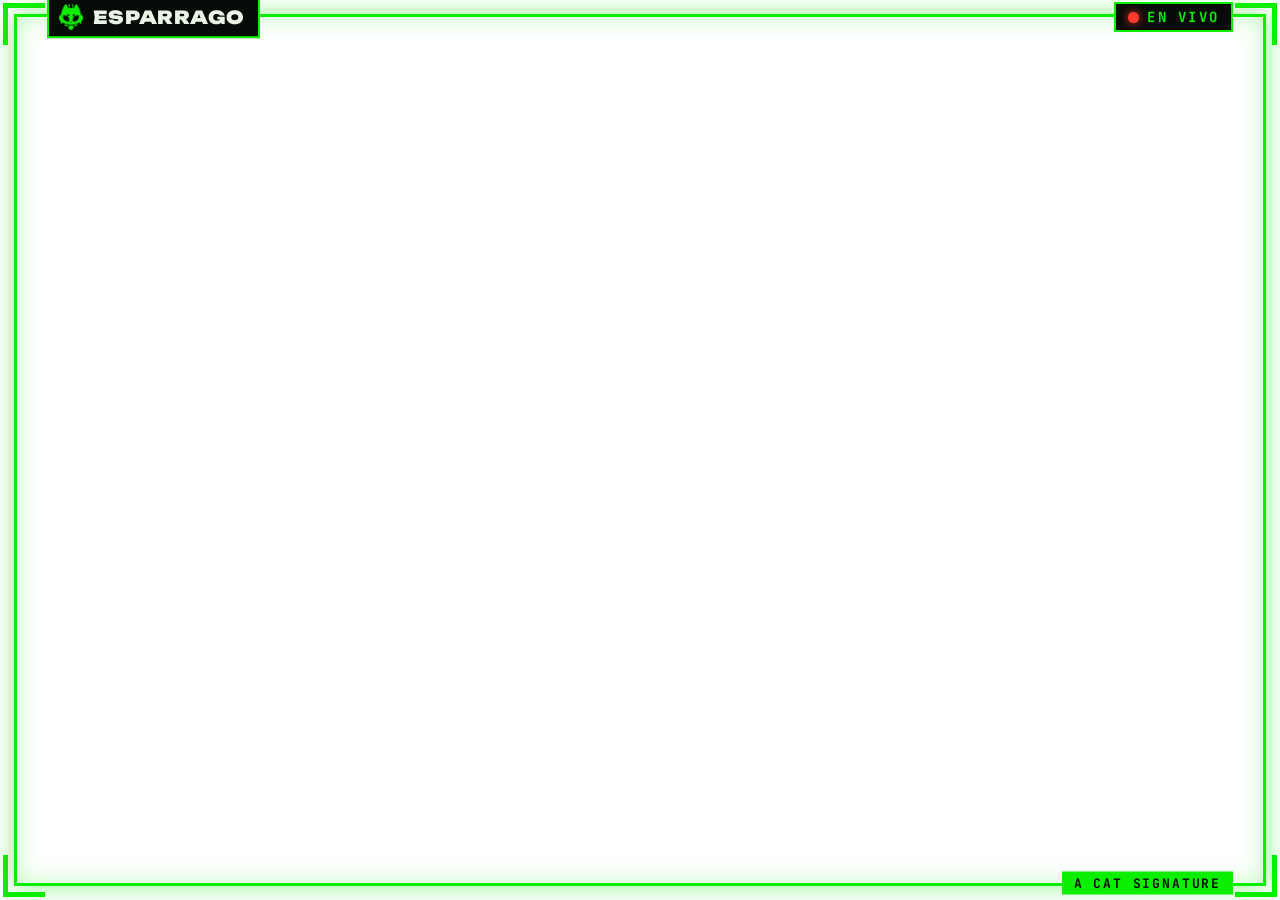
<file: stream/camara.html>
<!doctype html>
<html lang="es">
<head>
<meta charset="utf-8">
<meta name="viewport" content="width=device-width, initial-scale=1">
<title>CAT · Marco de cámara</title>
<link rel="stylesheet" href="assets/cat-stream.css">
<style>
  /* poné esta fuente del mismo tamaño que tu cámara y encima de ella; el centro es transparente */
  body { width: 100vw; height: 100vh; }
  .marco { position: absolute; inset: 14px; border: 3px solid var(--verde); box-shadow: 0 0 24px rgba(12,238,0,.45), inset 0 0 24px rgba(12,238,0,.25); }
  .marco.redondo { border-radius: 22px; }
  .hud { inset: -14px; --l: 42px; --t: 5px; }
  .tag { position: absolute; left: 30px; top: 0; transform: translateY(-50%); display: flex; align-items: center; gap: 10px; padding: 6px 14px 6px 10px; background: var(--noche); border: 2px solid var(--verde); }
  .tag .cat { width: 24px; }
  .tag b { font: 900 18px/1 var(--display); letter-spacing: .02em; }
  .vivo { position: absolute; right: 30px; top: 0; transform: translateY(-50%); display: flex; align-items: center; gap: 8px; padding: 6px 12px; background: var(--noche); border: 2px solid var(--verde); font: 700 14px/1 var(--mono); letter-spacing: .16em; color: var(--verde); }
  .vivo i { width: 11px; height: 11px; border-radius: 50%; background: #ff3b30; box-shadow: 0 0 10px #ff3b30; animation: rec 1.2s steps(1) infinite; }
  @keyframes rec { 50% { opacity: .2; } }
  .abajo { position: absolute; right: 30px; bottom: 0; transform: translateY(50%); padding: 5px 12px; background: var(--verde); color: var(--noche); font: 700 13px/1 var(--mono); letter-spacing: .14em; }
  .abajo:empty { display: none; }
</style>
</head>
<body>
<div id="z">
<div class="marco" id="marco">
  <div class="hud"></div>
  <div class="tag"><span class="cat"></span><b id="nombre"></b></div>
  <div class="vivo"><i></i><span id="vivo"></span></div>
  <div class="abajo" id="abajo"></div>
</div>
</div>
<script src="assets/cat-stream.js"></script>
<script>
  // ?nombre=ESPARRAGO  ?vivo=EN VIVO  ?abajo=A CAT SIGNATURE  ?redondo=1
  document.getElementById('nombre').textContent = CAT.opt('nombre', 'ESPARRAGO');
  document.getElementById('vivo').textContent = CAT.opt('vivo', 'EN VIVO');
  document.getElementById('abajo').textContent = CAT.opt('abajo', 'A CAT SIGNATURE');
  if (CAT.opt('redondo') === '1') document.getElementById('marco').classList.add('redondo');
</script>
</body>
</html>
</file>
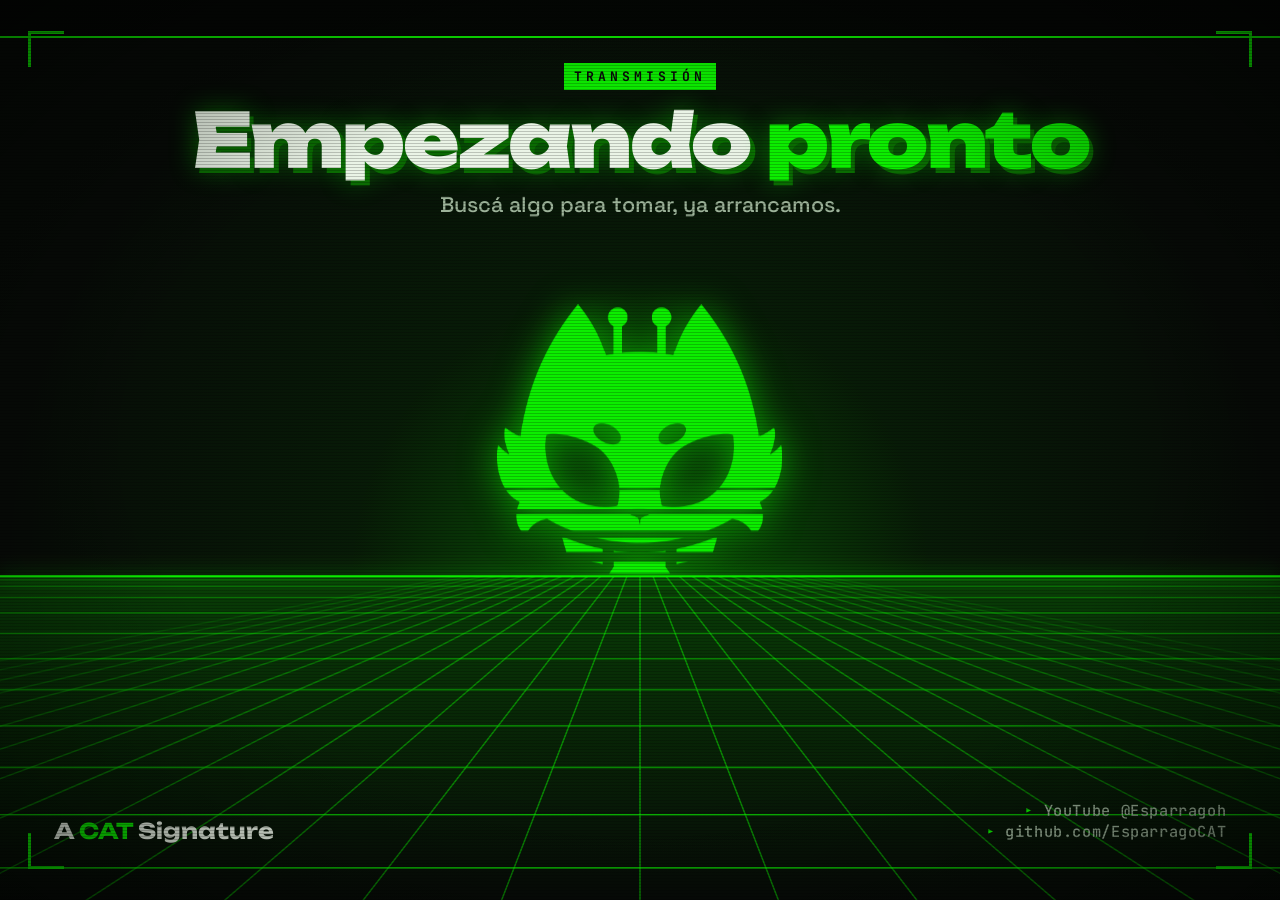
<file: stream/escena.html>
<!doctype html>
<html lang="es">
<head>
<meta charset="utf-8">
<meta name="viewport" content="width=device-width, initial-scale=1">
<title>CAT · Escena</title>
<link rel="stylesheet" href="assets/cat-stream.css">
<style>
  /* pantalla completa 1920×1080. ?modo=inicio | pausa | fin */
  body { width: 100vw; height: 100vh; background: var(--noche); }
  canvas { position: absolute; inset: 0; width: 100%; height: 100%; }
  .capa { position: absolute; inset: 0; }
  .capa::after { content: ""; position: absolute; inset: 0; pointer-events: none; background: repeating-linear-gradient(to bottom, transparent 0 2px, rgba(0,0,0,.2) 2px 3px), radial-gradient(ellipse at center, transparent 55%, rgba(0,0,0,.55) 100%); }
  .hud { inset: 3.4vh 2.2vw; --l: 4vh; --t: .35vh; }
  .texto { position: absolute; left: 0; right: 0; top: 7vh; display: grid; justify-items: center; gap: 1.6vh; text-align: center; }
  .kicker { font: 700 1.45vh/1 var(--mono); letter-spacing: .3em; padding: .8vh 1.2vh; }
  h1 { margin: 0; font: 900 8.4vh/.95 var(--display); letter-spacing: -.03em; color: var(--hueso); text-shadow: .5vh .5vh 0 var(--sombra), 0 0 3vh rgba(12,238,0,.45); }
  h1 span { color: var(--verde); }
  .sub { margin: 0; font: 500 2.4vh/1.3 var(--lectura); color: var(--liquen); }
  .reloj { font: 400 11vh/.8 var(--pantalla); color: var(--verde); text-shadow: 0 0 3vh rgba(12,238,0,.6); padding: 1vh 2.4vh .4vh; background: rgba(7,11,7,.85); border: .3vh solid var(--verde); }
  .reloj:empty { visibility: hidden; }
  .pie { position: absolute; left: 4.2vw; right: 4.2vw; bottom: 6.4vh; display: grid; grid-template-columns: 1fr auto 1fr; align-items: end; gap: 2vw; }
  .pie .redes { justify-self: end; }
  .firma { font: 700 2.4vh/1 var(--display); color: var(--hueso); }
  .firma span { color: var(--verde); }
  .redes { font: 500 1.7vh/1.4 var(--mono); color: var(--liquen); text-align: right; letter-spacing: .04em; }
  .redes b { color: var(--verde); font-weight: 500; }
  .ticker { position: absolute; left: 0; right: 0; top: 0; height: 4.2vh; background: #040704; border-bottom: 2px solid var(--verde); overflow: hidden; display: flex; align-items: center; }
  .ticker div { white-space: nowrap; font: 500 1.6vh/1 var(--mono); letter-spacing: .25em; color: var(--verde); animation: corre 40s linear infinite; padding-left: 100%; }
  @keyframes corre { to { transform: translateX(-100%); } }
</style>
</head>
<body>
<canvas id="cv"></canvas>
<div class="capa">
  <div class="ticker"><div id="ticker"></div></div>
  <div class="hud"></div>
  <div class="texto">
    <span class="chip kicker" id="kicker"></span>
    <h1 id="titulo"></h1>
    <p class="sub" id="sub"></p>
  </div>
  <div class="pie">
    <div class="firma">A <span>CAT</span> Signature</div>
    <div class="reloj" id="reloj"></div>
    <div class="redes" id="redes"></div>
  </div>
</div>
<script src="assets/cat-stream.js"></script>
<script>
(function () {
  const $ = (s) => document.getElementById(s);
  const MODOS = {
    inicio: { kicker: 'Transmisión', titulo: 'Empezando <span>pronto</span>', sub: 'Buscá algo para tomar, ya arrancamos.' },
    pausa:  { kicker: 'Pausa', titulo: 'Vuelvo <span>enseguida</span>', sub: 'No te vayas: el gato vigila la señal.' },
    fin:    { kicker: 'Fin de la señal', titulo: 'Gracias <span>por ver</span>', sub: 'Nos vemos en el próximo stream.' }
  };
  const modo = MODOS[CAT.opt('modo', 'inicio')] || MODOS.inicio;
  $('kicker').textContent = CAT.opt('kicker', modo.kicker);
  // un título propio por URL: la última palabra va en verde
  const t = CAT.opt('titulo');
  $('titulo').innerHTML = t ? CAT.esc(t).replace(/(\S+)$/, '<span>$1</span>') : modo.titulo;
  $('sub').textContent = CAT.opt('sub', modo.sub);
  $('redes').innerHTML = CAT.opt('redes', 'YouTube @Esparragoh|github.com/EsparragoCAT').split('|').map((r) => `<b>▸</b> ${CAT.esc(r)}`).join('<br>');
  const tick = CAT.opt('ticker', 'SYS://CAT ▸ ONLINE ▸ CODE, ART & TECHNOLOGY ▸ A CAT SIGNATURE');
  $('ticker').textContent = (tick + '     ◆     ').repeat(4);

  // cuenta regresiva: ?min=5
  const min = +CAT.opt('min', 0);
  if (min > 0) {
    const end = Date.now() + min * 60000;
    const upd = () => {
      const s = Math.max(0, Math.round((end - Date.now()) / 1000));
      $('reloj').textContent = s ? `${String(Math.floor(s / 60)).padStart(2, '0')}:${String(s % 60).padStart(2, '0')}` : 'YA CASI…';
    };
    upd(); setInterval(upd, 500);
  }

  /* ---------- fondo: el gato como sol sobre la grilla que avanza ---------- */
  const cv = $('cv'), ctx = cv.getContext('2d');
  const mask = new Image(); mask.src = 'assets/cat-mask.png';
  let W, H, sun = null;
  function size() {
    const d = Math.min(1.5, window.devicePixelRatio || 1);
    W = cv.width = Math.round(innerWidth * d); H = cv.height = Math.round(innerHeight * d); sun = null;
  }
  function makeSun() {
    // logo teñido con franjas recortadas, como el sol vaporwave
    const lh = H * 0.34, lw = lh * mask.naturalWidth / mask.naturalHeight;
    const c = document.createElement('canvas'); c.width = Math.ceil(lw); c.height = Math.ceil(lh);
    const g = c.getContext('2d');
    g.drawImage(mask, 0, 0, lw, lh); g.globalCompositeOperation = 'source-in'; g.fillStyle = '#0CEE00'; g.fillRect(0, 0, lw, lh);
    g.globalCompositeOperation = 'destination-out';
    for (let i = 0; i < 6; i++) g.fillRect(0, lh * (0.6 + i * 0.07), lw, lh * (0.008 + i * 0.008));
    sun = c;
  }
  addEventListener('resize', size); size();
  const t0 = performance.now();
  // el stream va a 30 fps (?fps=60 si algún día cambia): no tiene sentido dibujar más cuadros
  const step = 1000 / +CAT.opt('fps', 30);
  let last = -1e9;
  function frame(now) {
    if (now - last < step - 2) { requestAnimationFrame(frame); return; }
    last = now;
    const t = (now - t0) / 1000, hy = H * 0.64, vx = W / 2;
    ctx.fillStyle = '#070b07'; ctx.fillRect(0, 0, W, H);
    let g = ctx.createRadialGradient(vx, hy, 0, vx, hy, W * 0.5);
    g.addColorStop(0, 'rgba(12,238,0,.34)'); g.addColorStop(.45, 'rgba(12,238,0,.07)'); g.addColorStop(1, 'rgba(12,238,0,0)');
    ctx.fillStyle = g; ctx.fillRect(0, 0, W, hy);
    if (mask.naturalWidth) {
      if (!sun) makeSun();
      const bob = Math.sin(t * 0.6) * H * 0.006;
      ctx.save(); ctx.shadowColor = 'rgba(12,238,0,.6)'; ctx.shadowBlur = H * 0.04;
      ctx.drawImage(sun, vx - sun.width / 2, hy - sun.height * 0.9 + bob); ctx.restore();
    }
    ctx.fillStyle = '#070b07'; ctx.fillRect(0, hy, W, H - hy);
    g = ctx.createLinearGradient(0, hy, 0, H); g.addColorStop(0, 'rgba(12,238,0,.22)'); g.addColorStop(1, 'rgba(12,238,0,0)');
    ctx.fillStyle = g; ctx.fillRect(0, hy, W, H - hy);
    ctx.save(); ctx.beginPath(); ctx.rect(0, hy, W, H - hy); ctx.clip();
    ctx.strokeStyle = '#0CEE00'; ctx.lineWidth = Math.max(1.5, H / 700);
    const spread = W / 9;
    for (let i = -14; i <= 14; i++) {
      ctx.globalAlpha = 0.55 - Math.min(0.45, Math.abs(i) * 0.03);
      ctx.beginPath(); ctx.moveTo(vx + i * spread / 11, hy); ctx.lineTo(vx + i * spread, H + 10); ctx.stroke();
    }
    // líneas horizontales que vienen hacia la cámara
    const off = (t * 0.35) % 1;
    ctx.fillStyle = '#0CEE00';
    for (let k = 0; k < 12; k++) {
      const p = (k + off) / 12, y = hy + (H - hy) * Math.pow(p, 2.2);
      ctx.globalAlpha = 0.1 + p * 0.7; ctx.fillRect(0, y, W, Math.max(1.5, H / 700));
    }
    ctx.restore(); ctx.globalAlpha = 1;
    ctx.save(); ctx.shadowColor = 'rgba(12,238,0,.8)'; ctx.shadowBlur = H * 0.02; ctx.fillStyle = '#0CEE00'; ctx.fillRect(0, hy - 1, W, Math.max(2, H / 400)); ctx.restore();
    requestAnimationFrame(frame);
  }
  requestAnimationFrame(frame);
})();
</script>
</body>
</html>
</file>
<file: css/site.css>
/* CAT · portafolio de Esparrago
   Layout: barra fija → portada a dos columnas con datos → cinta de roles → bloques a ancho completo (bento en el laboratorio) → firma gigante.
   Sistema del manual v3: noche + un verde, esquinas rectas, esquinas HUD, CRT como textura opcional (OFF / SCAN / FULL). */
:root {
  --noche: #070b07;
  --musgo: #0f170f;
  --bosque: #172217;
  --linea: #223022;
  --verde: #0cee00;
  --sombra: #0a6b02;
  --hueso: #eaf4e6;
  --liquen: #9db39a;
  --top-h: 64px;
  --ancho: 1320px;
  --gutter: max(20px, env(safe-area-inset-left, 0px));
  --gutter-r: max(20px, env(safe-area-inset-right, 0px));
  --display: "Unbounded", "Space Grotesk", system-ui, sans-serif;
  --lectura: "Space Grotesk", system-ui, sans-serif;
  --mono: "JetBrains Mono", ui-monospace, Consolas, monospace;
  --pantalla: "VT323", ui-monospace, monospace;
  --logo: url("../assets/img/cat-mask.png");
  --ease: cubic-bezier(.2, .7, .2, 1);
  color-scheme: dark;
}

* { box-sizing: border-box; }
html { scroll-behavior: smooth; scroll-padding-top: calc(var(--top-h) + 24px); background: var(--noche); }
body { margin: 0; background: var(--noche); color: var(--hueso); font: 400 16px/1.6 var(--lectura); -webkit-font-smoothing: antialiased; overflow-x: hidden; }
::selection { background: var(--verde); color: var(--noche); }
:focus-visible { outline: 2px solid var(--verde); outline-offset: 3px; }
img { display: block; max-width: 100%; height: auto; }
a { color: var(--verde); text-underline-offset: 3px; }
a:hover { color: var(--hueso); }
em { font-style: normal; color: var(--verde); }
p, h1, h2, h3, dl, dd, figure { margin: 0; }
h1, h2, h3 { font-family: var(--display); color: var(--hueso); text-wrap: balance; }

.skip { position: absolute; left: -999px; top: 8px; z-index: 200; background: var(--verde); color: var(--noche); padding: 10px 14px; font-weight: 600; }
.skip:focus { left: 8px; }

.cat { display: block; aspect-ratio: 1774 / 1904; background: var(--verde); -webkit-mask: var(--logo) center / contain no-repeat; mask: var(--logo) center / contain no-repeat; }
.nota { font: 500 12px/1.6 var(--mono); color: var(--liquen); }
.eyebrow { display: flex; align-items: center; gap: 10px; font: 500 12px/1.4 var(--mono); color: var(--verde); text-transform: uppercase; letter-spacing: .06em; }
.led { width: 8px; height: 8px; flex: none; background: var(--verde); animation: led 2.2s steps(1) infinite; }
@keyframes led { 50% { opacity: .15 } }
.placa { display: inline-grid; place-items: start center; width: 42px; height: 38px; padding-top: 8px; background: var(--verde); color: var(--noche); font: 900 12px/1 var(--display); clip-path: polygon(0 0, 100% 0, 100% 58%, 50% 100%, 0 58%); }
.chip { font: 500 11px/1 var(--mono); color: var(--liquen); border: 1px solid var(--linea); padding: 6px 9px; white-space: nowrap; }

/* ===== CRT ===== */
#crt-layers { position: fixed; inset: 0; z-index: 90; pointer-events: none; display: none; }
#crt-layers > div { position: absolute; inset: 0; }
.crt-scan #crt-layers, .crt-full #crt-layers { display: block; }
.l-scan { background: repeating-linear-gradient(to bottom, transparent 0 2px, rgba(0, 0, 0, .16) 2px 3px); }
.crt-full .l-scan { background: repeating-linear-gradient(to bottom, transparent 0 2px, rgba(0, 0, 0, .28) 2px 3px); }
.l-vig { display: none; }
.crt-full .l-vig { display: block; background: radial-gradient(ellipse at center, transparent 55%, rgba(0, 0, 0, .6) 100%); }
.crt-full #crt-layers { animation: parpadeo 7s steps(1) infinite; }
@keyframes parpadeo { 0%, 100% { opacity: 1 } 48% { opacity: .82 } 49% { opacity: 1 } 83% { opacity: .9 } }
.crt-full h1 span, .crt-full .firma span, .crt-full .pista-titulo, .crt-full .capa-val { text-shadow: 0 0 18px rgba(12, 238, 0, .5); }
.crt-full .cat { filter: drop-shadow(0 0 12px rgba(12, 238, 0, .4)); }
.crt-power main { animation: power .45s ease-out; }
@keyframes power { 0% { opacity: .3; transform: scaleY(.02); } 45% { opacity: 1; transform: scaleY(1); } }

/* esquinas HUD */
.retrato::after, .caja::after {
  content: ""; position: absolute; inset: 8px; pointer-events: none; opacity: .7;
  background:
    linear-gradient(var(--verde), var(--verde)) 0 0 / 14px 2px, linear-gradient(var(--verde), var(--verde)) 0 0 / 2px 14px,
    linear-gradient(var(--verde), var(--verde)) 100% 0 / 14px 2px, linear-gradient(var(--verde), var(--verde)) 100% 0 / 2px 14px,
    linear-gradient(var(--verde), var(--verde)) 0 100% / 14px 2px, linear-gradient(var(--verde), var(--verde)) 0 100% / 2px 14px,
    linear-gradient(var(--verde), var(--verde)) 100% 100% / 14px 2px, linear-gradient(var(--verde), var(--verde)) 100% 100% / 2px 14px;
  background-repeat: no-repeat;
}

/* ===== botones y controles ===== */
.btn {
  all: unset; box-sizing: border-box; cursor: pointer; display: inline-flex; align-items: center; justify-content: center; gap: 10px;
  min-height: 48px; padding: 0 20px; font: 700 13px/1 var(--display); color: var(--hueso);
  background: transparent; box-shadow: inset 0 0 0 1px var(--linea);
  transition: background .2s, color .2s, box-shadow .2s;
}
.btn:hover { box-shadow: inset 0 0 0 1px var(--verde); color: var(--verde); }
.btn:focus-visible { outline: 2px solid var(--verde); outline-offset: 2px; }
.btn svg { width: 11px; height: 11px; fill: currentColor; transition: transform .2s var(--ease); }
.btn.primario { background: var(--verde); color: var(--noche); box-shadow: none; }
.btn.primario:hover { background: var(--hueso); color: var(--noche); }
.btn.primario:hover svg { transform: translateY(2px); }
.btn.sm { min-height: 34px; padding: 0 12px; font-size: 11px; }

.seg { display: inline-flex; box-shadow: inset 0 0 0 1px var(--linea); }
.seg button { all: unset; cursor: pointer; min-height: 34px; min-width: 22px; padding: 0 11px; display: inline-grid; place-items: center; font: 500 11px/1 var(--mono); color: var(--liquen); transition: background .15s, color .15s; }
.seg button:hover { color: var(--verde); }
.seg button[aria-checked="true"] { background: var(--verde); color: var(--noche); }
.seg button:focus-visible { outline: 2px solid var(--verde); outline-offset: -2px; }

input[type="range"] { -webkit-appearance: none; appearance: none; background: transparent; width: 100%; height: 26px; margin: 0; cursor: pointer; }
input[type="range"]::-webkit-slider-runnable-track { height: 2px; background: var(--linea); }
input[type="range"]::-webkit-slider-thumb { -webkit-appearance: none; width: 14px; height: 18px; margin-top: -8px; background: var(--verde); border: 0; }
input[type="range"]::-moz-range-track { height: 2px; background: var(--linea); }
input[type="range"]::-moz-range-thumb { width: 14px; height: 18px; background: var(--verde); border: 0; border-radius: 0; }
.ctl { display: grid; grid-template-columns: 1fr auto; column-gap: 8px; font-size: 14px; color: var(--liquen); }
.ctl > output { font: 500 13px/1.6 var(--mono); color: var(--verde); font-variant-numeric: tabular-nums; }
.ctl > input { grid-column: 1 / -1; }

/* ===== barra superior ===== */
.top {
  position: fixed; inset: 0 0 auto; z-index: 60;
  height: calc(var(--top-h) + env(safe-area-inset-top, 0px)); padding-top: env(safe-area-inset-top, 0px);
  padding-left: var(--gutter); padding-right: var(--gutter-r);
  display: grid; grid-template-columns: 1fr auto 1fr; align-items: center; gap: 24px;
  background: var(--noche); border-bottom: 1px solid var(--linea);
}
.marca { display: inline-flex; align-items: center; gap: 10px; font: 900 18px/1 var(--display); color: var(--hueso); text-decoration: none; justify-self: start; }
.marca .cat { width: 26px; }
.marca:hover { color: var(--verde); }
.menu { display: flex; gap: 4px; }
.menu a { color: var(--liquen); text-decoration: none; font-size: 14px; font-weight: 500; padding: 10px 14px; transition: color .2s; }
.menu a:hover { color: var(--hueso); }
.top-der { display: flex; align-items: center; gap: 12px; justify-self: end; }
.ahora { display: flex; align-items: center; gap: 10px; max-width: 220px; }
.ahora-btn { all: unset; cursor: pointer; width: 34px; height: 34px; display: grid; place-items: center; background: var(--bosque); color: var(--verde); font-size: 12px; flex: none; }
.ahora-btn:hover { background: var(--verde); color: var(--noche); }
.ahora-btn:focus-visible { outline: 2px solid var(--verde); outline-offset: 2px; }
.ahora-txt { font: 500 12px/1.3 var(--mono); color: var(--liquen); white-space: nowrap; overflow: hidden; text-overflow: ellipsis; }

/* ===== portada ===== */
main { display: block; overflow-x: clip; }
.hero {
  max-width: var(--ancho); margin: 0 auto;
  padding-top: calc(var(--top-h) + 72px); padding-bottom: 56px; padding-left: var(--gutter); padding-right: var(--gutter-r);
  display: grid; grid-template-columns: minmax(0, 1.45fr) minmax(0, 1fr); gap: 32px 64px; align-items: center;
  position: relative;
}
.hero::before {
  content: ""; position: absolute; top: 0; bottom: 0; left: 50%; width: 100vw; transform: translateX(-50%); z-index: -1;
  background-image: linear-gradient(rgba(12, 238, 0, .05) 1px, transparent 1px), linear-gradient(90deg, rgba(12, 238, 0, .05) 1px, transparent 1px);
  background-size: 48px 48px; background-position: center top;
  -webkit-mask-image: linear-gradient(to bottom, #000 40%, transparent); mask-image: linear-gradient(to bottom, #000 40%, transparent);
}
.hero-txt { display: grid; gap: 28px; min-width: 0; }
.hero h1 { font-weight: 900; font-size: clamp(38px, 5vw, 76px); line-height: .96; letter-spacing: -.035em; }
.hero h1 span { color: var(--verde); }
.lead { font-size: clamp(17px, 1.4vw, 20px); color: var(--liquen); max-width: 50ch; }
.acciones { list-style: none; padding: 0; margin: 4px 0 0; display: flex; flex-wrap: wrap; gap: 10px; }

.retrato { position: relative; aspect-ratio: 4 / 5; overflow: hidden; background: var(--musgo); }
.retrato img { width: 100%; height: 100%; object-fit: cover; object-position: 40% 30%; transition: transform .8s var(--ease); }
.retrato:hover img { transform: scale(1.03); }
.retrato::before { content: ""; position: absolute; inset: 0; z-index: 1; pointer-events: none; background: repeating-linear-gradient(to bottom, transparent 0 2px, rgba(7, 11, 7, .3) 2px 3px), linear-gradient(to top, rgba(7, 11, 7, .85), transparent 40%); }
.retrato::after { z-index: 2; }
.retrato .cat { position: absolute; z-index: 3; right: 22px; bottom: 22px; width: 52px; }
.retrato figcaption { position: absolute; z-index: 3; left: 24px; bottom: 26px; font: 500 12px/1.4 var(--mono); color: var(--hueso); }

.datos { grid-column: 1 / -1; display: grid; grid-template-columns: repeat(4, minmax(0, 1fr)); border-top: 1px solid var(--linea); }
.datos > div { padding: 20px 20px 0 0; display: grid; gap: 6px; }
.datos > div + div { padding-left: 20px; border-left: 1px solid var(--linea); }
.datos dt { font: 500 11px/1 var(--mono); color: var(--liquen); text-transform: uppercase; letter-spacing: .06em; }
.datos dd { font: 900 clamp(26px, 3vw, 40px)/1 var(--display); color: var(--hueso); font-variant-numeric: tabular-nums; letter-spacing: -.02em; }

/* ===== cinta ===== */
.cinta { background: var(--verde); color: var(--noche); overflow: hidden; border-block: 1px solid var(--verde); }
.cinta-track { display: flex; width: max-content; animation: cinta 38s linear infinite; }
.cinta span { font: 900 clamp(18px, 2.2vw, 28px)/1 var(--display); padding: 18px 0; white-space: nowrap; display: inline-flex; align-items: center; letter-spacing: -.01em; }
.cinta span::after { content: ""; width: 14px; height: 14px; margin: 0 28px; background: var(--noche); clip-path: polygon(0 0, 100% 0, 100% 58%, 50% 100%, 0 58%); }
@keyframes cinta { to { transform: translateX(-50%); } }

/* ===== bloques ===== */
.bloque { max-width: var(--ancho); margin: 0 auto; padding-top: 120px; padding-left: var(--gutter); padding-right: var(--gutter-r); }
.bloque-cab { display: grid; gap: 14px; margin-bottom: 40px; }
.bloque-cab.fila { display: flex; justify-content: space-between; align-items: end; gap: 20px; flex-wrap: wrap; }
.bloque-cab.fila > div { display: grid; gap: 14px; }
.bloque h2 { font-weight: 900; font-size: clamp(32px, 4.4vw, 60px); line-height: 1; letter-spacing: -.03em; }

/* roles */
.roles { list-style: none; padding: 0; margin: 0; display: grid; grid-template-columns: repeat(3, minmax(0, 1fr)); gap: 1px; background: var(--linea); border: 1px solid var(--linea); }
.roles li { background: var(--noche); padding: 32px 28px 36px; display: grid; gap: 12px; align-content: start; transition: background .25s; }
.roles li:hover { background: var(--musgo); }
.roles h3 { font-size: 19px; font-weight: 700; margin-top: 14px; letter-spacing: -.01em; }
.roles p { color: var(--liquen); font-size: 15px; max-width: 34ch; }

/* proyectos */
.grupo + .grupo { margin-top: 64px; }
.grupo-t { display: flex; align-items: baseline; gap: 12px; font: 700 13px/1 var(--display); letter-spacing: .02em; color: var(--hueso); margin-bottom: 18px; }
.grupo-t span { font: 500 12px/1 var(--mono); color: var(--verde); }
.proyectos h3 a { color: inherit; text-decoration: none; }
.proyectos h3 a::after { content: " ↗"; color: var(--verde); font-size: .55em; vertical-align: .35em; }
.proyectos h3 a:hover { color: var(--verde); }
.proyectos { list-style: none; padding: 0; margin: 0; border-top: 1px solid var(--linea); }
.proyectos li {
  position: relative; display: grid; grid-template-columns: 80px minmax(0, 1.1fr) minmax(0, 1.4fr) auto; gap: 8px 32px; align-items: baseline;
  padding: 36px 0; border-bottom: 1px solid var(--linea); transition: padding .3s var(--ease);
}
.proyectos li::before { content: ""; position: absolute; left: 0; top: -1px; height: 2px; width: 0; background: var(--verde); transition: width .5s var(--ease); }
.proyectos li:hover::before { width: 100%; }
.proyectos li:hover { padding-left: 12px; }
.p-num { font: 500 13px/1 var(--mono); color: var(--verde); }
.proyectos h3 { font-size: clamp(24px, 2.8vw, 38px); font-weight: 900; letter-spacing: -.03em; line-height: 1.05; }
.proyectos p { color: var(--liquen); max-width: 52ch; }
.p-tec { font: 500 12px/1.4 var(--mono); color: var(--hueso); white-space: nowrap; box-shadow: inset 0 0 0 1px var(--linea); padding: 8px 10px; }

/* laboratorio */
.bento { display: grid; gap: 16px; }
.caja { position: relative; background: var(--musgo); padding: 32px; display: grid; gap: 22px; align-content: start; min-width: 0; }
.caja-cab { display: flex; justify-content: space-between; align-items: center; gap: 12px; flex-wrap: wrap; }
.caja h3 { font-size: clamp(18px, 1.8vw, 22px); font-weight: 700; letter-spacing: -.01em; }
.desc { color: var(--liquen); max-width: 64ch; }

/* música adaptativa */
.mezcla { display: grid; grid-template-columns: minmax(240px, 320px) minmax(0, 1fr); gap: 16px; }
.temas { list-style: none; margin: 0; padding: 0; display: grid; gap: 2px; align-content: start; }
.tema {
  all: unset; box-sizing: border-box; cursor: pointer; width: 100%; min-height: 52px; padding: 10px 14px;
  display: grid; grid-template-columns: 28px minmax(0, 1fr) auto; gap: 12px; align-items: center;
  background: var(--noche); transition: background .15s;
}
.tema:hover { background: var(--bosque); }
.tema:focus-visible { outline: 2px solid var(--verde); outline-offset: -2px; }
.tema-n { font: 500 11px/1 var(--mono); color: var(--liquen); }
.tema-txt { display: grid; gap: 2px; min-width: 0; }
.tema-txt b { font: 700 13px/1.2 var(--display); color: var(--hueso); }
.tema-txt small { font-size: 12px; color: var(--liquen); white-space: nowrap; overflow: hidden; text-overflow: ellipsis; }
.tema-bpm { font: 400 20px/1 var(--pantalla); color: var(--liquen); }
.tema[aria-pressed="true"] { background: var(--verde); }
.tema[aria-pressed="true"] .tema-n, .tema[aria-pressed="true"] .tema-txt b, .tema[aria-pressed="true"] .tema-txt small, .tema[aria-pressed="true"] .tema-bpm { color: var(--noche); }

.consola { background: var(--noche); padding: 24px; display: grid; gap: 20px; align-content: start; min-width: 0; }
.ahora-suena { display: flex; justify-content: space-between; align-items: end; gap: 16px; flex-wrap: wrap; }
.ahora-suena > div { display: grid; gap: 6px; min-width: 0; }
.pista-titulo { font: 400 clamp(40px, 4.6vw, 60px)/.9 var(--pantalla); color: var(--verde); }
.btn.play { min-width: 128px; }
canvas.viz { width: 100%; height: 160px; display: block; background: #040704; }
.escenas { display: flex; justify-content: space-between; align-items: center; gap: 12px; flex-wrap: wrap; }
.capas { display: grid; gap: 10px; }
.capa { display: grid; grid-template-columns: 92px minmax(0, 1fr) 40px; gap: 16px; align-items: center; }
.capa-mute {
  all: unset; box-sizing: border-box; cursor: pointer; min-height: 44px; display: grid; place-items: center;
  font: 700 12px/1 var(--display); background: var(--verde); color: var(--noche); transition: background .15s, color .15s;
}
.capa-mute:focus-visible { outline: 2px solid var(--verde); outline-offset: 2px; }
.capa.apagada .capa-mute { background: transparent; color: var(--liquen); box-shadow: inset 0 0 0 1px var(--linea); }
.capa.apagada .capa-ctl { opacity: .45; }
.listas { display: grid; gap: 10px; align-content: start; min-width: 0; }
.temas-grupo { display: flex; justify-content: space-between; gap: 8px; font: 500 11px/1 var(--mono); letter-spacing: .08em; text-transform: uppercase; color: var(--verde); padding: 4px 2px 0; }
.temas-grupo span { color: var(--liquen); }
.temas-grupo:not(:first-child) { margin-top: 12px; padding-top: 14px; border-top: 1px solid var(--linea); }
.sin-capas .escenas, .sin-capas .capas { opacity: .32; pointer-events: none; transition: opacity .2s; }
.capa-ctl { display: grid; gap: 2px; min-width: 0; }
.capa-meter { height: 3px; background: var(--linea); overflow: hidden; }
.capa-meter i { display: block; height: 100%; background: var(--verde); transform-origin: left; transform: scaleX(0); transition: transform .08s linear; }
.capa-val { font: 400 22px/1 var(--pantalla); color: var(--verde); text-align: right; font-variant-numeric: tabular-nums; }
.volumen { padding-top: 6px; border-top: 1px solid var(--linea); }

/* github */
.repos { list-style: none; padding: 0; margin: 0; display: grid; grid-template-columns: repeat(auto-fill, minmax(280px, 1fr)); gap: 16px; }
.repos > .nota { grid-column: 1 / -1; }
.repo { display: grid; gap: 10px; height: 100%; padding: 24px; text-decoration: none; color: var(--liquen); background: var(--musgo); box-shadow: inset 0 0 0 1px transparent; transition: box-shadow .2s, background .2s; }
.repo:hover { color: var(--liquen); box-shadow: inset 0 0 0 1px var(--verde); background: var(--bosque); }
.repo-name { font: 700 18px/1.2 var(--display); color: var(--hueso); letter-spacing: -.01em; }
.repo p { font-size: 15px; }
.repo-meta { display: flex; flex-wrap: wrap; gap: 14px; margin-top: auto; font: 500 12px/1.4 var(--mono); }
.lang::before { content: ""; display: inline-block; width: 8px; height: 8px; background: var(--c, var(--verde)); margin-right: 6px; }

/* ===== pie ===== */
.pie {
  max-width: var(--ancho); margin: 160px auto 0; padding-left: var(--gutter); padding-right: var(--gutter-r);
  padding-bottom: max(32px, env(safe-area-inset-bottom, 0px)); display: grid; gap: 28px;
}
.pie .cat { width: 72px; }
.firma { font: 900 clamp(48px, 11.5vw, 176px)/.86 var(--display); letter-spacing: -.045em; color: var(--hueso); }
.firma span { color: var(--verde); }
.firma abbr { text-decoration: none; }
.sigla { margin-top: -10px; font: 500 clamp(14px, 1.6vw, 20px)/1.3 var(--mono); letter-spacing: .14em; text-transform: uppercase; color: var(--liquen); }
.sigla b { color: var(--verde); font-weight: 500; }
.pie-barra { display: flex; flex-wrap: wrap; justify-content: space-between; gap: 12px 24px; padding-top: 20px; border-top: 1px solid var(--linea); font: 500 12px/1.6 var(--mono); color: var(--liquen); }
.pie-barra b { font-weight: 500; color: var(--verde); }
.pie-links { display: flex; gap: 20px; }
.pie-links a { color: var(--hueso); text-decoration: none; }
.pie-links a:hover { color: var(--verde); }

/* ===== aparición ===== */
.reveal-on .reveal { opacity: 0; transform: translateY(28px); transition: opacity .7s ease, transform .7s var(--ease); }
.reveal-on .reveal.in { opacity: 1; transform: none; }

/* ===== responsive ===== */
@media (max-width: 1100px) {
  .top { grid-template-columns: auto 1fr; }
  .menu { display: none; }
  .roles { grid-template-columns: repeat(2, minmax(0, 1fr)); }
  .proyectos li { grid-template-columns: 56px minmax(0, 1fr) auto; }
  .proyectos p { grid-column: 2 / -1; }
}
@media (max-width: 820px) {
  .hero { grid-template-columns: minmax(0, 1fr); padding-top: calc(var(--top-h) + 40px); }
  .retrato { aspect-ratio: 1; max-height: 520px; }
  .datos { grid-template-columns: repeat(2, minmax(0, 1fr)); }
  .datos > div { padding: 18px 16px 18px 0; }
  .datos > div + div { padding-left: 16px; }
  .datos > div:nth-child(3) { padding-left: 0; border-left: 0; border-top: 1px solid var(--linea); }
  .datos > div:nth-child(4) { border-top: 1px solid var(--linea); }
  .mezcla { grid-template-columns: minmax(0, 1fr); }
  .temas { grid-template-columns: repeat(2, minmax(0, 1fr)); }
  .bloque { padding-top: 88px; }
}
@media (max-width: 600px) {
  :root { --top-h: 58px; --gutter: max(16px, env(safe-area-inset-left, 0px)); --gutter-r: max(16px, env(safe-area-inset-right, 0px)); }
  .ahora-txt { display: none; }
  .top { gap: 10px; }
  .top-der { gap: 8px; }
  .top .seg button { padding: 0 7px; }
  .marca { font-size: 16px; gap: 8px; }
  .roles { grid-template-columns: minmax(0, 1fr); }
  .proyectos li { grid-template-columns: minmax(0, 1fr); gap: 10px; padding: 28px 0; }
  .proyectos p { grid-column: auto; }
  .p-tec { justify-self: start; }
  .caja { padding: 24px 20px; }
  .temas { grid-template-columns: minmax(0, 1fr); }
  .consola { padding: 18px; }
  .capa { grid-template-columns: 76px minmax(0, 1fr) 34px; gap: 12px; }
  .pie { margin-top: 112px; }
}
@media (prefers-reduced-motion: reduce) {
  html { scroll-behavior: auto; }
  .crt-power main, .crt-full #crt-layers, .led, .cinta-track { animation: none; }
  .reveal-on .reveal { transform: none; transition: opacity .2s; }
  .retrato:hover img { transform: none; }
  .proyectos li:hover { padding-left: 0; }
}

/* ===== intro: encendido de CRT (una vez por visita) ===== */
#intro { display: none; }
.intro body { overflow: hidden; }
.intro #intro {
  position: fixed; inset: 0; z-index: 80; display: grid; place-items: center;
  background: #000; color: var(--hueso);
}
.in-pantalla {
  position: absolute; inset: 0; display: grid; place-content: center; justify-items: center; gap: 28px; padding: 24px;
  background: radial-gradient(ellipse 60% 55% at 50% 45%, rgba(12, 238, 0, .12), transparent 70%), var(--noche);
  animation: in-on .62s cubic-bezier(.2, .7, .2, 1) .12s both;
}
@keyframes in-on {
  0% { transform: scale(0, .004); filter: brightness(4); }
  45% { transform: scale(1, .004); filter: brightness(4); }
  100% { transform: scale(1, 1); filter: brightness(1); }
}
.in-logo { width: clamp(84px, 14vw, 128px); filter: drop-shadow(0 0 22px rgba(12, 238, 0, .55)); animation: in-flick .7s steps(1) .75s both; }
@keyframes in-flick { 0% { opacity: 0 } 12% { opacity: 1 } 22% { opacity: .2 } 34% { opacity: 1 } 52% { opacity: .55 } 64%, 100% { opacity: 1 } }
.in-boot { list-style: none; margin: 0; padding: 0; display: grid; gap: 8px; width: min(340px, 82vw); font: 500 clamp(12px, 1.6vw, 14px)/1 var(--mono); letter-spacing: .12em; text-transform: uppercase; color: var(--liquen); }
.in-boot li { display: flex; align-items: baseline; gap: 10px; opacity: 0; animation: in-line .01s linear var(--d) both; }
.in-boot li::before { content: ">"; color: var(--verde); }
.in-boot li::after { content: "OK"; order: 3; color: var(--verde); opacity: 0; animation: in-line .01s linear calc(var(--d) + .28s) both; }
.in-boot li i { order: 2; flex: 1; border-bottom: 2px dotted rgba(12, 238, 0, .35); transform: scaleX(0); transform-origin: left; animation: in-dots .26s steps(8) var(--d) both; }
.in-boot b { color: var(--verde); font-weight: 500; }
.in-boot li:nth-child(1) { --d: 1.15s; } .in-boot li:nth-child(2) { --d: 1.45s; } .in-boot li:nth-child(3) { --d: 1.75s; }
@keyframes in-line { from { opacity: 0 } to { opacity: 1 } }
@keyframes in-dots { to { transform: scaleX(1); } }
.in-firma { font: 900 clamp(28px, 6vw, 64px)/.9 var(--display); letter-spacing: -.04em; text-align: center; opacity: 0; animation: in-firma .5s cubic-bezier(.2, .7, .2, 1) 2.2s both; }
.in-firma span { color: var(--verde); text-shadow: 0 0 24px rgba(12, 238, 0, .45); }
@keyframes in-firma { from { opacity: 0; transform: translateY(10px); letter-spacing: .1em; filter: blur(4px); } to { opacity: 1; transform: none; filter: none; } }
.in-saltar {
  all: unset; position: absolute; z-index: 2; right: max(16px, env(safe-area-inset-right, 0px)); bottom: max(16px, env(safe-area-inset-bottom, 0px));
  cursor: pointer; padding: 10px 14px; font: 500 11px/1 var(--mono); letter-spacing: .1em; text-transform: uppercase; color: var(--liquen);
  box-shadow: inset 0 0 0 1px var(--linea); animation: in-line .3s ease .6s both;
}
.in-saltar:hover { color: var(--verde); box-shadow: inset 0 0 0 1px var(--verde); }
.in-saltar:focus-visible { outline: 2px solid var(--verde); outline-offset: 2px; }
/* apagado: la pantalla se cierra en una línea y deja ver el sitio */
#intro.in-fin { background: transparent; pointer-events: none; }
#intro.in-fin .in-pantalla { animation: in-off .5s cubic-bezier(.6, 0, .8, .4) both; }
#intro.in-fin .in-saltar { opacity: 0; transition: opacity .15s; }
@keyframes in-off {
  0% { transform: scale(1, 1); filter: brightness(1); opacity: 1; }
  55% { transform: scale(1, .004); filter: brightness(3); opacity: 1; }
  100% { transform: scale(0, .004); filter: brightness(3); opacity: 0; }
}
</file>
<file: stream/assets/cat-stream.css>
/* CAT Stream: estilos compartidos de los overlays */
@import url("https://fonts.googleapis.com/css2?family=Unbounded:wght@500;700;900&family=Space+Grotesk:wght@400;500;700&family=JetBrains+Mono:wght@500;700&family=VT323&display=swap");

:root {
  --verde: #0CEE00; --noche: #070b07; --musgo: #0f170f; --bosque: #172217; --linea: #223022;
  --sombra: #0a6b02; --hueso: #eaf4e6; --liquen: #9db39a;
  --display: "Unbounded", system-ui, sans-serif; --lectura: "Space Grotesk", system-ui, sans-serif;
  --mono: "JetBrains Mono", ui-monospace, monospace; --pantalla: "VT323", ui-monospace, monospace;
  --glow: 0 0 18px rgba(12, 238, 0, .55);
}
* { box-sizing: border-box; }
html, body { margin: 0; background: transparent; color: var(--hueso); font: 500 20px/1.35 var(--lectura); overflow: hidden; }
.cat { display: inline-block; aspect-ratio: 839 / 900; background: var(--verde); -webkit-mask: url("cat-mask.png") center / contain no-repeat; mask: url("cat-mask.png") center / contain no-repeat; }
.hud { position: absolute; inset: 0; pointer-events: none;
  --c: var(--verde); --l: 28px; --t: 3px;
  background:
    linear-gradient(var(--c), var(--c)) 0 0 / var(--l) var(--t) no-repeat, linear-gradient(var(--c), var(--c)) 0 0 / var(--t) var(--l) no-repeat,
    linear-gradient(var(--c), var(--c)) 100% 0 / var(--l) var(--t) no-repeat, linear-gradient(var(--c), var(--c)) 100% 0 / var(--t) var(--l) no-repeat,
    linear-gradient(var(--c), var(--c)) 0 100% / var(--l) var(--t) no-repeat, linear-gradient(var(--c), var(--c)) 0 100% / var(--t) var(--l) no-repeat,
    linear-gradient(var(--c), var(--c)) 100% 100% / var(--l) var(--t) no-repeat, linear-gradient(var(--c), var(--c)) 100% 100% / var(--t) var(--l) no-repeat; }
.scan::after { content: ""; position: absolute; inset: 0; pointer-events: none; background: repeating-linear-gradient(to bottom, transparent 0 2px, rgba(0, 0, 0, .18) 2px 3px); }
.chip { display: inline-block; padding: 4px 9px; background: var(--verde); color: var(--noche); font: 700 13px/1.2 var(--mono); letter-spacing: .1em; text-transform: uppercase; }
</file>
